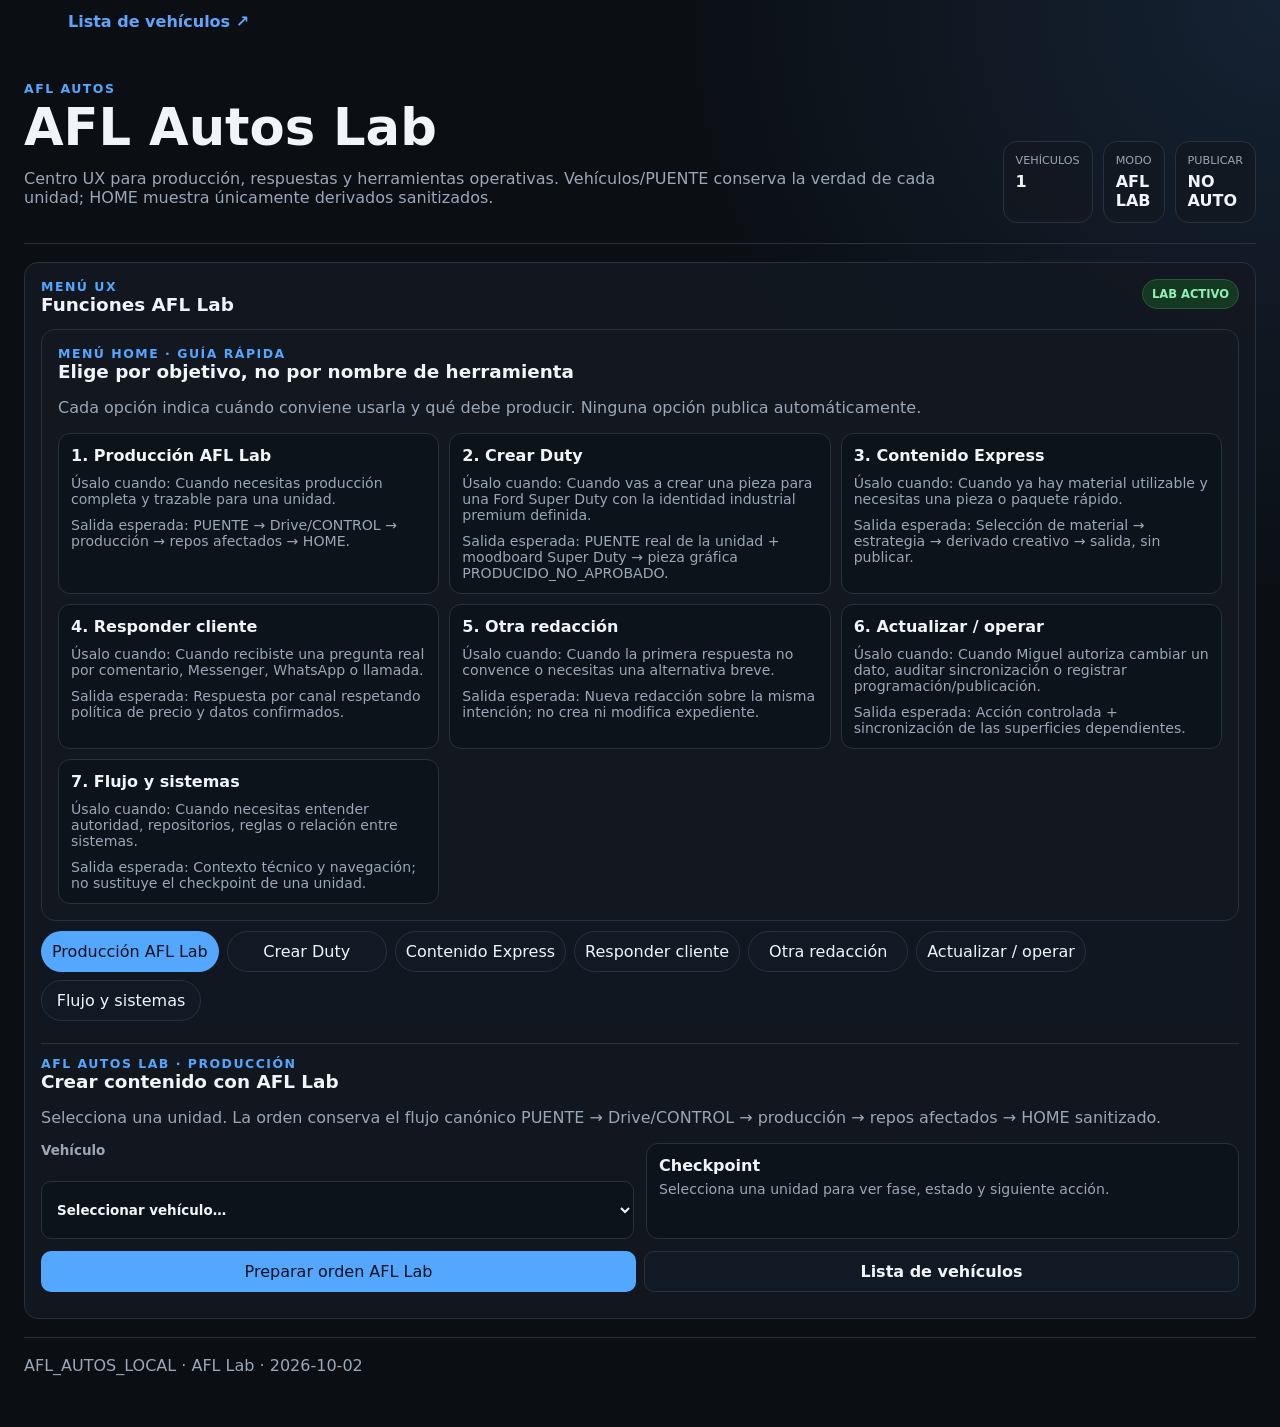
<file: index.html>
<!doctype html>
<html lang="es">
<head>
<meta charset="utf-8">
<meta name="viewport" content="width=device-width,initial-scale=1">
<meta name="color-scheme" content="dark">
<title>AFL Autos — AFL Lab</title>
<link rel="stylesheet" href="app/styles/app.css?v=20261002-afllab">
<link rel="stylesheet" href="app/styles/ops.css?v=20261002-afllab">
</head>
<body>
<div style="max-width:1180px;margin:0 auto;padding:12px 18px 0">
  <a href="lista.html" style="display:inline-block;color:#60a5fa;font-weight:700;text-decoration:none">Lista de vehículos ↗</a>
</div>
<div id="app"></div>
<noscript>Esta interfaz requiere JavaScript para cargar los datos JSON.</noscript>
<script type="module" src="app/app.js?v=20261003-crear-duty"></script>
</body>
</html>
</file>
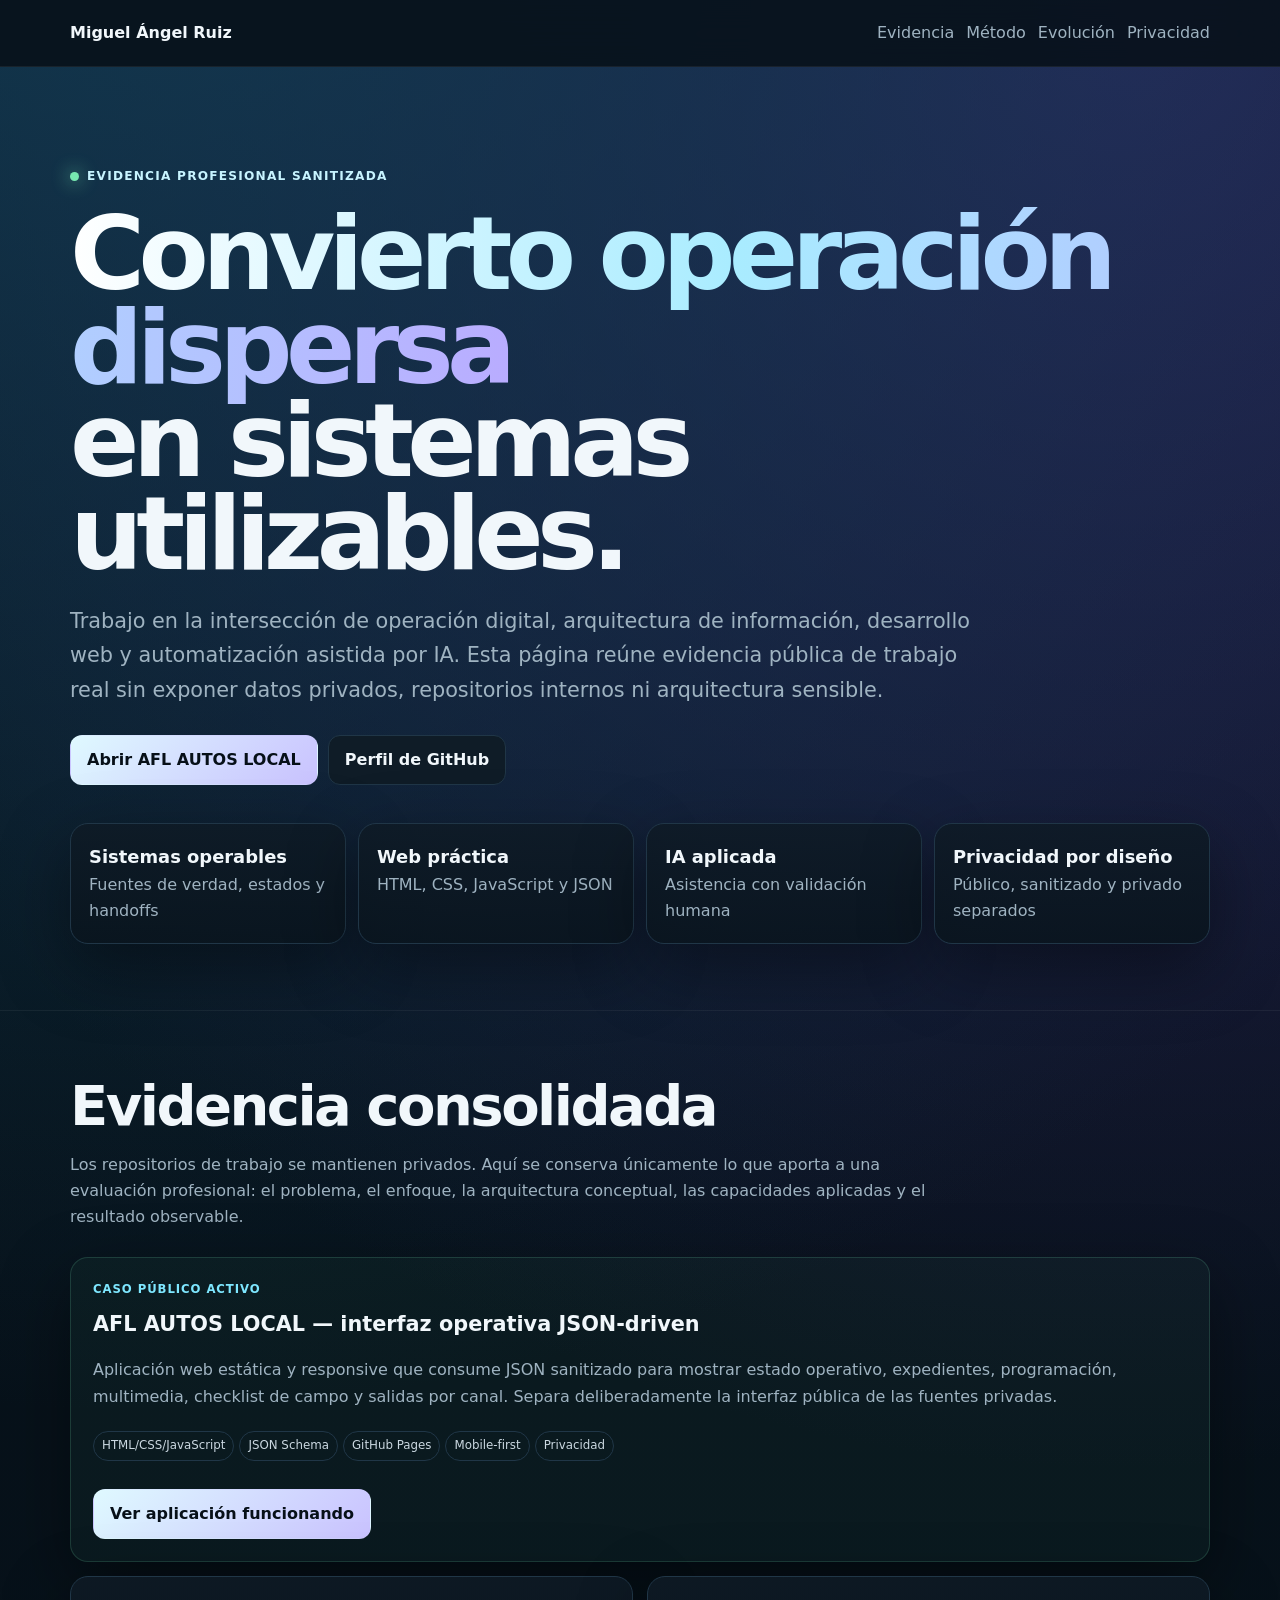
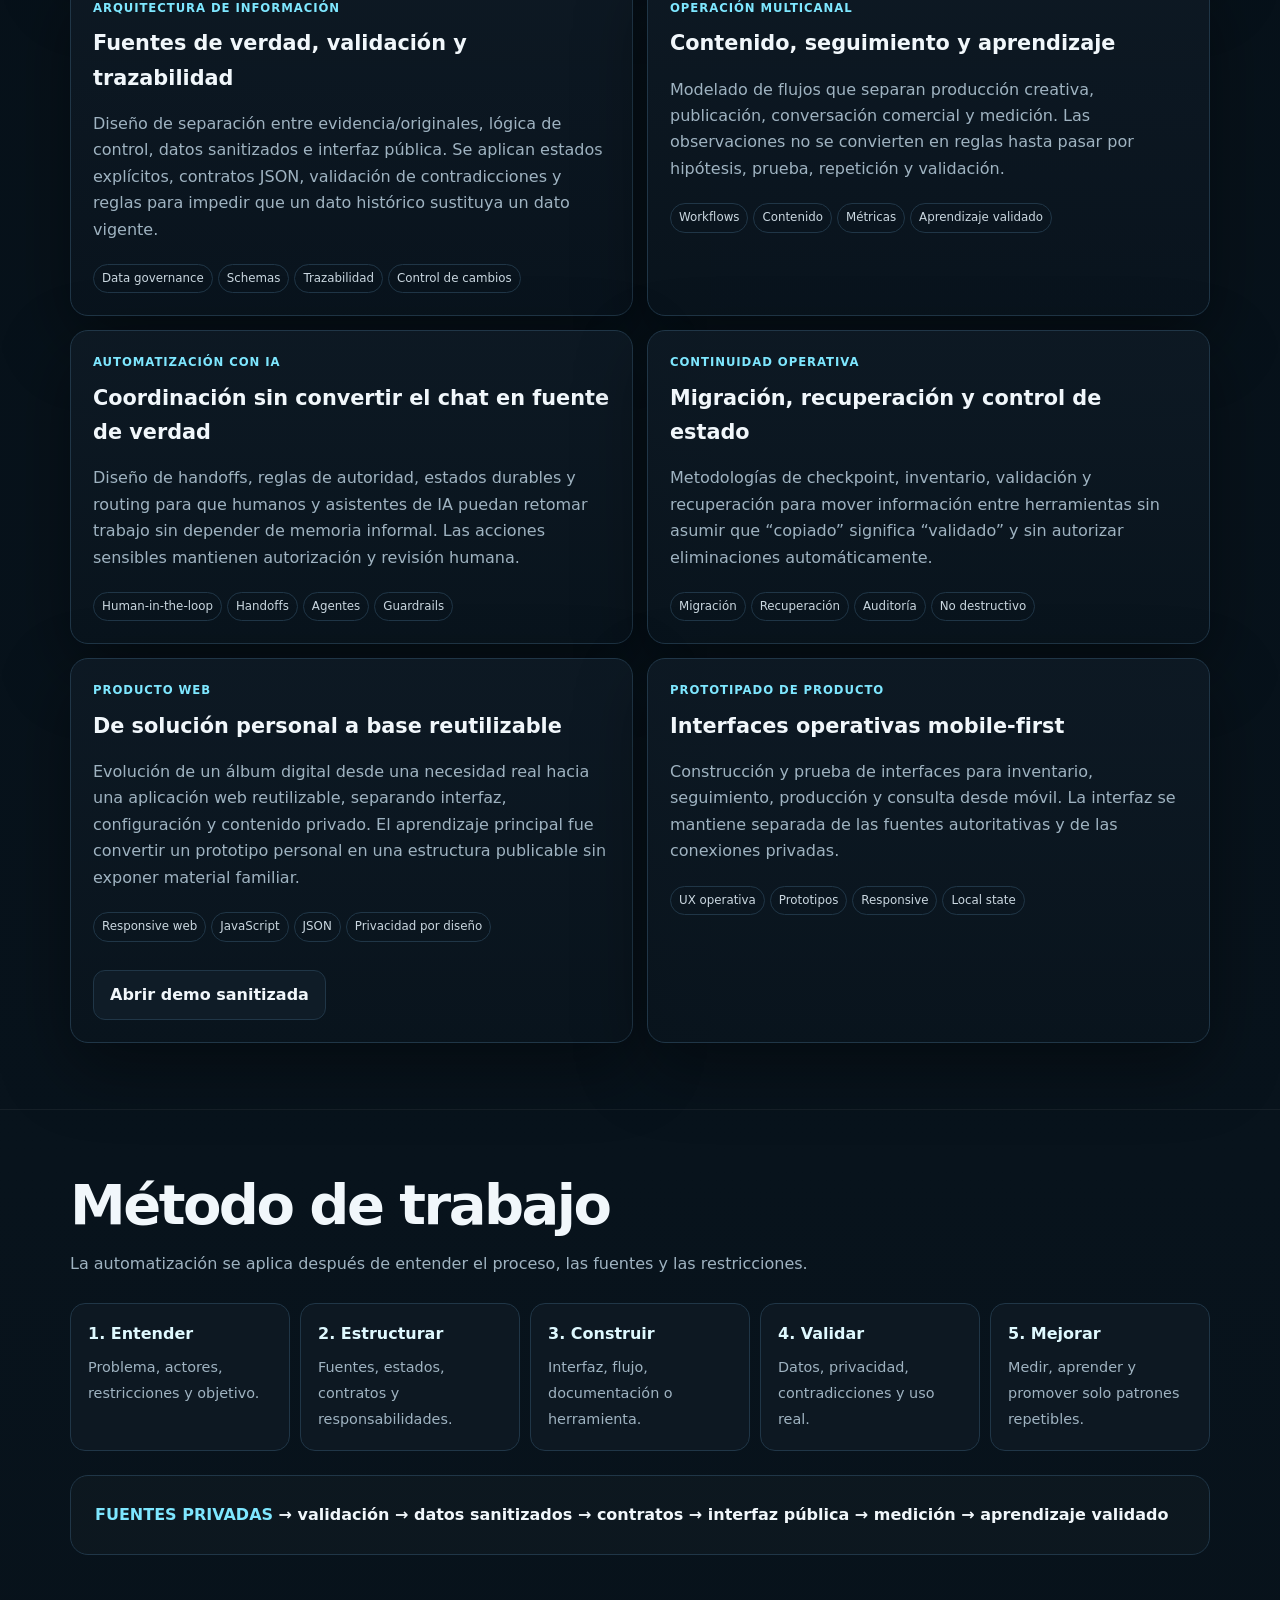
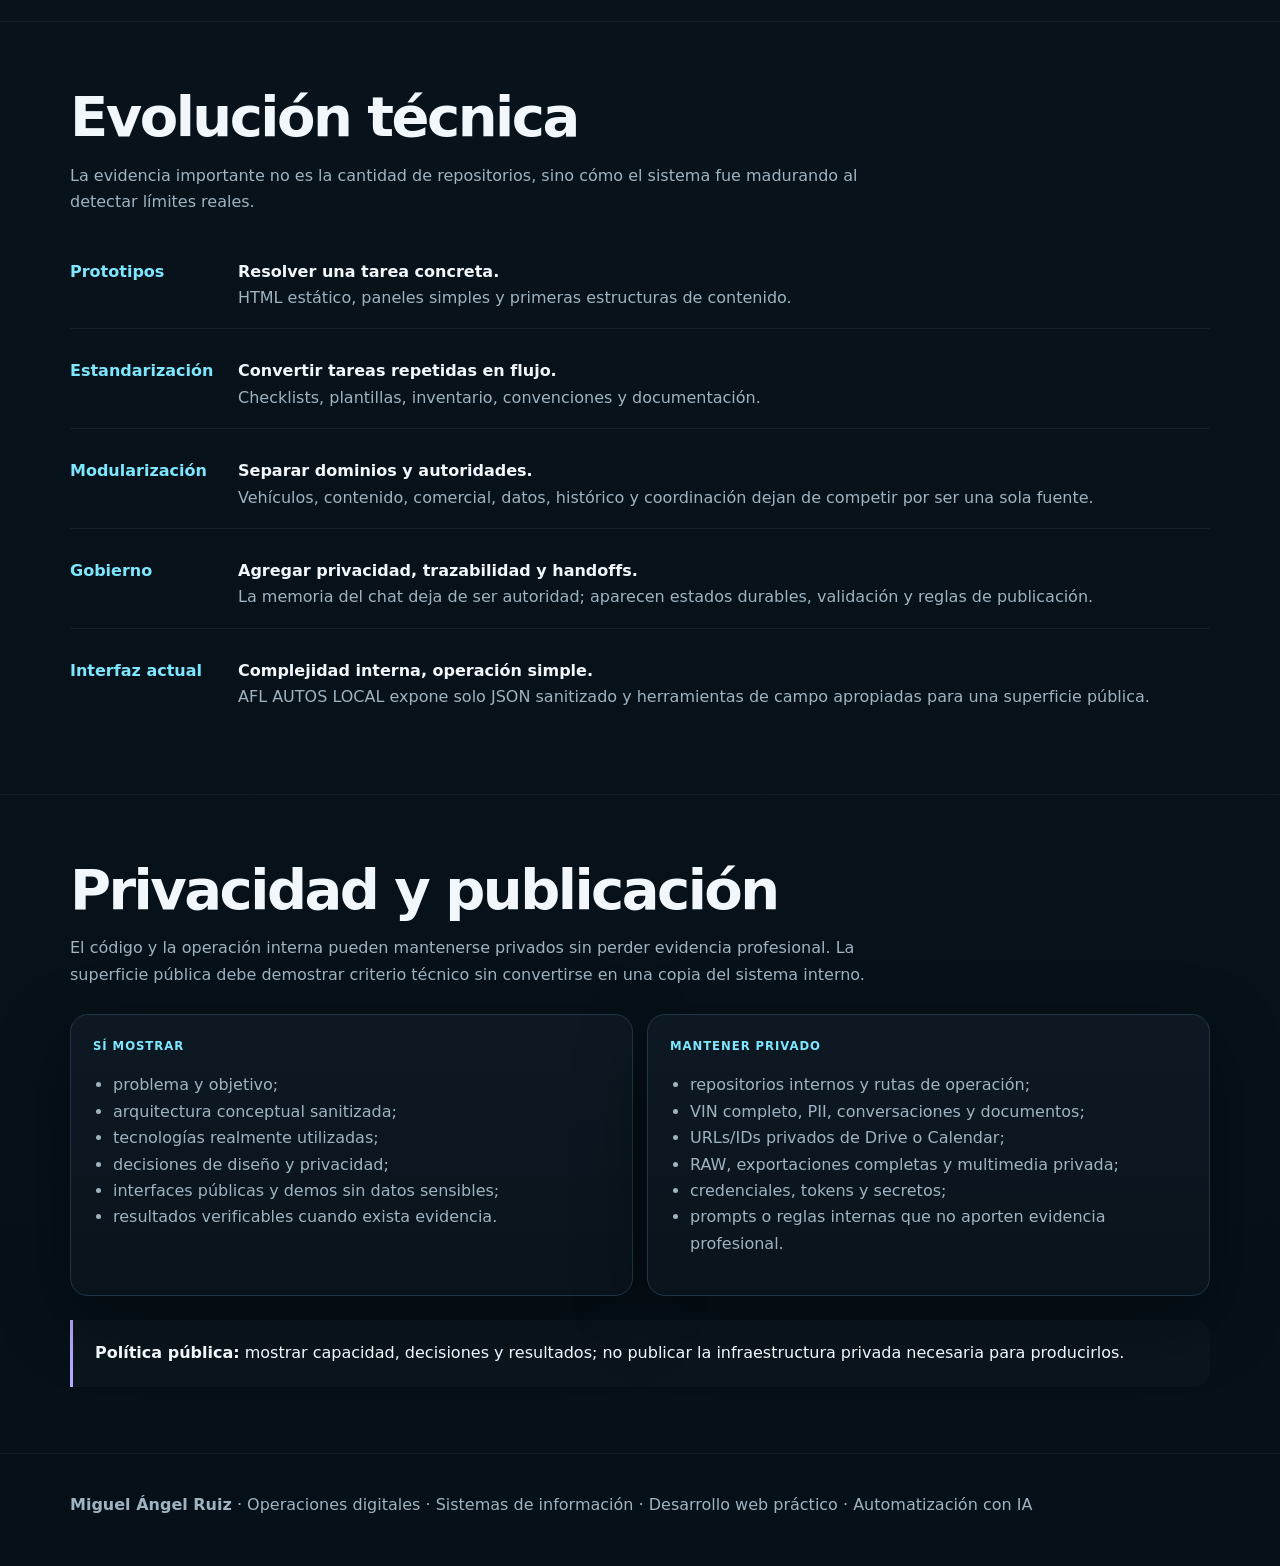
<file: PORTAFOLIO/index.html>
<!doctype html>
<html lang="es-MX">
<head>
<meta charset="utf-8">
<meta name="viewport" content="width=device-width,initial-scale=1">
<title>Miguel Ángel Ruiz | Evidencia profesional — Sistemas, automatización e IA aplicada</title>
<meta name="description" content="Evidencia profesional sanitizada de Miguel Ángel Ruiz: operaciones digitales, arquitectura de información, automatización con IA, desarrollo web y sistemas operables.">
<meta name="robots" content="index,follow">
<link rel="canonical" href="https://miguelangelruizfull-ai.github.io/AFL_AUTOS_LOCAL/PORTAFOLIO/">
<meta name="author" content="Miguel Ángel Ruiz">
<meta name="theme-color" content="#081018">
<meta property="og:type" content="profile">
<meta property="og:locale" content="es_MX">
<meta property="og:title" content="Miguel Ángel Ruiz | Evidencia profesional">
<meta property="og:description" content="Sistemas operables, información controlada, desarrollo web práctico y automatización con IA.">
<meta property="og:url" content="https://miguelangelruizfull-ai.github.io/AFL_AUTOS_LOCAL/PORTAFOLIO/">
<meta name="twitter:card" content="summary">
<script type="application/ld+json">
{
  "@context":"https://schema.org",
  "@type":"ProfilePage",
  "name":"Evidencia profesional — Miguel Ángel Ruiz",
  "url":"https://miguelangelruizfull-ai.github.io/AFL_AUTOS_LOCAL/PORTAFOLIO/",
  "mainEntity":{
    "@type":"Person",
    "name":"Miguel Ángel Ruiz",
    "url":"https://github.com/miguelangelruizfull-ai",
    "knowsAbout":[
      "Operaciones digitales",
      "Arquitectura de información",
      "Automatización asistida por IA",
      "HTML",
      "CSS",
      "JavaScript",
      "JSON",
      "Git",
      "GitHub Pages",
      "Privacidad por diseño"
    ]
  }
}
</script>
<style>
:root{--bg:#071018;--panel:#0d1822;--panel2:#101e2a;--text:#f1f7fb;--muted:#9fb3c1;--line:#203647;--accent:#7ee7ff;--accent2:#b7a9ff;--ok:#77e7b0;--max:1140px;--shadow:0 24px 70px #0006}
*{box-sizing:border-box}
html{scroll-behavior:smooth}
body{margin:0;background:radial-gradient(circle at 10% -8%,#123d54 0,transparent 34%),radial-gradient(circle at 88% 0,#2b245b 0,transparent 30%),linear-gradient(180deg,#061018,#08131c 58%,#061018);color:var(--text);font:16px/1.65 system-ui,-apple-system,Segoe UI,Roboto,sans-serif}
a{color:inherit}
.wrap{width:min(calc(100% - 32px),var(--max));margin:auto}
.skip{position:fixed;left:16px;top:12px;z-index:100;background:#fff;color:#071018;padding:10px 14px;border-radius:10px;text-decoration:none;font-weight:900;transform:translateY(-180%);transition:.15s}
.skip:focus{transform:none}
.top{position:sticky;top:0;z-index:20;background:#071018df;backdrop-filter:blur(18px);border-bottom:1px solid #ffffff10}
.topin{min-height:66px;display:flex;justify-content:space-between;align-items:center;gap:18px}
.brand{text-decoration:none;font-weight:900}
.nav{display:flex;gap:12px;flex-wrap:wrap}
.nav a{text-decoration:none;color:var(--muted);min-height:44px;display:inline-flex;align-items:center}
.hero{padding:96px 0 66px}
.eyebrow{display:inline-flex;align-items:center;gap:8px;color:#c7f4ff;font-size:.76rem;font-weight:900;letter-spacing:.1em;text-transform:uppercase}
.dot{width:9px;height:9px;border-radius:50%;background:var(--ok);box-shadow:0 0 18px var(--ok)}
h1{font-size:clamp(3rem,8vw,6.7rem);line-height:.91;letter-spacing:-.065em;margin:18px 0 24px;max-width:1080px}
.grad{background:linear-gradient(92deg,#fff,#a9ecff 45%,#b9acff);-webkit-background-clip:text;background-clip:text;color:transparent}
.lead{max-width:900px;color:var(--muted);font-size:clamp(1.05rem,2vw,1.3rem)}
.actions{display:flex;gap:10px;flex-wrap:wrap;margin-top:28px}
.btn{min-height:44px;display:inline-flex;align-items:center;justify-content:center;padding:11px 16px;border:1px solid var(--line);border-radius:12px;background:#0f1c27;text-decoration:none;font-weight:850}
.btn.primary{background:linear-gradient(135deg,#dff9ff,#c9c2ff);color:#071018;border-color:transparent}
.metrics{display:grid;grid-template-columns:repeat(4,1fr);gap:12px;margin-top:38px}
.metric,.card,.panel{background:linear-gradient(180deg,#0e1a25dd,#09141ddd);border:1px solid var(--line);border-radius:18px;box-shadow:var(--shadow)}
.metric{padding:18px}
.metric b{display:block;font-size:1.12rem}
.metric span,.muted{color:var(--muted)}
section{padding:66px 0;border-top:1px solid #ffffff0e}
h2{font-size:clamp(2.05rem,4.5vw,3.5rem);letter-spacing:-.045em;line-height:1.05;margin:0 0 12px}
.intro{max-width:860px;color:var(--muted);margin-bottom:26px}
.grid{display:grid;grid-template-columns:repeat(12,1fr);gap:14px}
.card{grid-column:span 6;padding:22px}
.card.third{grid-column:span 4}
.card.full{grid-column:span 12}
.card h3{margin:8px 0 10px;font-size:1.3rem}
.kicker{font-size:.73rem;font-weight:900;letter-spacing:.08em;text-transform:uppercase;color:var(--accent)}
.tag{display:inline-block;margin:5px 5px 0 0;border:1px solid var(--line);border-radius:999px;padding:4px 8px;font-size:.74rem;color:#cbd8e1}
.flow{display:grid;grid-template-columns:repeat(5,1fr);gap:10px;margin-top:24px}
.step{background:#0d1822;border:1px solid var(--line);border-radius:15px;padding:17px}
.step b{display:block;color:#dff9ff;margin-bottom:6px}
.step span{color:var(--muted);font-size:.9rem}
.arch{margin-top:24px;padding:24px;border:1px solid var(--line);border-radius:18px;background:#ffffff05;font-weight:850;line-height:1.9}
.arch strong{color:var(--accent)}
.timeline{display:grid;gap:12px;margin-top:24px}
.trow{display:grid;grid-template-columns:150px 1fr;gap:18px;align-items:start;padding:17px 0;border-bottom:1px solid #ffffff10}
.trow:last-child{border-bottom:0}
.trow b{color:var(--accent)}
.notice{margin-top:24px;padding:20px 22px;border-left:3px solid var(--accent2);background:#ffffff05;border-radius:0 16px 16px 0}
.safe{display:grid;grid-template-columns:1fr 1fr;gap:14px;margin-top:24px}
.panel{padding:22px}
.panel ul{padding-left:20px;color:var(--muted)}
.live{border:1px solid #77e7b02b;background:#77e7b009}
footer{padding:38px 0 48px;border-top:1px solid #ffffff0e;color:var(--muted)}
a:focus-visible{outline:3px solid var(--accent);outline-offset:3px}
[id]{scroll-margin-top:86px}
@media(max-width:900px){.metrics{grid-template-columns:1fr 1fr}.card,.card.third{grid-column:span 12}.flow{grid-template-columns:1fr 1fr}.topin{align-items:flex-start;flex-direction:column;padding:10px 0}.nav{width:100%;overflow-x:auto;white-space:nowrap;padding-bottom:5px}.safe{grid-template-columns:1fr}}
@media(max-width:600px){.metrics,.flow{grid-template-columns:1fr}.hero{padding-top:66px}.trow{grid-template-columns:1fr;gap:4px}}
@media(prefers-reduced-motion:reduce){html{scroll-behavior:auto}*,*::before,*::after{transition:none!important;animation:none!important}}
</style>
</head>
<body>
<a class="skip" href="#contenido">Saltar al contenido</a>
<nav class="top" aria-label="Navegación principal">
  <div class="wrap topin">
    <a class="brand" href="./">Miguel Ángel Ruiz</a>
    <div class="nav">
      <a href="#evidencia">Evidencia</a>
      <a href="#metodo">Método</a>
      <a href="#evolucion">Evolución</a>
      <a href="#privacidad">Privacidad</a>
    </div>
  </div>
</nav>
<main id="contenido">
<header class="hero">
  <div class="wrap">
    <div class="eyebrow"><span class="dot" aria-hidden="true"></span>Evidencia profesional sanitizada</div>
    <h1><span class="grad">Convierto operación dispersa</span><br>en sistemas utilizables.</h1>
    <p class="lead">Trabajo en la intersección de operación digital, arquitectura de información, desarrollo web y automatización asistida por IA. Esta página reúne evidencia pública de trabajo real sin exponer datos privados, repositorios internos ni arquitectura sensible.</p>
    <div class="actions">
      <a class="btn primary" href="../">Abrir AFL AUTOS LOCAL</a>
      <a class="btn" href="https://github.com/miguelangelruizfull-ai" target="_blank" rel="noopener noreferrer">Perfil de GitHub</a>
    </div>
    <div class="metrics" aria-label="Resumen de capacidades">
      <div class="metric"><b>Sistemas operables</b><span>Fuentes de verdad, estados y handoffs</span></div>
      <div class="metric"><b>Web práctica</b><span>HTML, CSS, JavaScript y JSON</span></div>
      <div class="metric"><b>IA aplicada</b><span>Asistencia con validación humana</span></div>
      <div class="metric"><b>Privacidad por diseño</b><span>Público, sanitizado y privado separados</span></div>
    </div>
  </div>
</header>

<section id="evidencia">
  <div class="wrap">
    <h2>Evidencia consolidada</h2>
    <p class="intro">Los repositorios de trabajo se mantienen privados. Aquí se conserva únicamente lo que aporta a una evaluación profesional: el problema, el enfoque, la arquitectura conceptual, las capacidades aplicadas y el resultado observable.</p>
    <div class="grid">
      <article class="card full live">
        <div class="kicker">Caso público activo</div>
        <h3>AFL AUTOS LOCAL — interfaz operativa JSON-driven</h3>
        <p class="muted">Aplicación web estática y responsive que consume JSON sanitizado para mostrar estado operativo, expedientes, programación, multimedia, checklist de campo y salidas por canal. Separa deliberadamente la interfaz pública de las fuentes privadas.</p>
        <span class="tag">HTML/CSS/JavaScript</span><span class="tag">JSON Schema</span><span class="tag">GitHub Pages</span><span class="tag">Mobile-first</span><span class="tag">Privacidad</span>
        <div class="actions"><a class="btn primary" href="../">Ver aplicación funcionando</a></div>
      </article>

      <article class="card">
        <div class="kicker">Arquitectura de información</div>
        <h3>Fuentes de verdad, validación y trazabilidad</h3>
        <p class="muted">Diseño de separación entre evidencia/originales, lógica de control, datos sanitizados e interfaz pública. Se aplican estados explícitos, contratos JSON, validación de contradicciones y reglas para impedir que un dato histórico sustituya un dato vigente.</p>
        <span class="tag">Data governance</span><span class="tag">Schemas</span><span class="tag">Trazabilidad</span><span class="tag">Control de cambios</span>
      </article>

      <article class="card">
        <div class="kicker">Operación multicanal</div>
        <h3>Contenido, seguimiento y aprendizaje</h3>
        <p class="muted">Modelado de flujos que separan producción creativa, publicación, conversación comercial y medición. Las observaciones no se convierten en reglas hasta pasar por hipótesis, prueba, repetición y validación.</p>
        <span class="tag">Workflows</span><span class="tag">Contenido</span><span class="tag">Métricas</span><span class="tag">Aprendizaje validado</span>
      </article>

      <article class="card">
        <div class="kicker">Automatización con IA</div>
        <h3>Coordinación sin convertir el chat en fuente de verdad</h3>
        <p class="muted">Diseño de handoffs, reglas de autoridad, estados durables y routing para que humanos y asistentes de IA puedan retomar trabajo sin depender de memoria informal. Las acciones sensibles mantienen autorización y revisión humana.</p>
        <span class="tag">Human-in-the-loop</span><span class="tag">Handoffs</span><span class="tag">Agentes</span><span class="tag">Guardrails</span>
      </article>

      <article class="card">
        <div class="kicker">Continuidad operativa</div>
        <h3>Migración, recuperación y control de estado</h3>
        <p class="muted">Metodologías de checkpoint, inventario, validación y recuperación para mover información entre herramientas sin asumir que “copiado” significa “validado” y sin autorizar eliminaciones automáticamente.</p>
        <span class="tag">Migración</span><span class="tag">Recuperación</span><span class="tag">Auditoría</span><span class="tag">No destructivo</span>
      </article>

      <article class="card">
        <div class="kicker">Producto web</div>
        <h3>De solución personal a base reutilizable</h3>
        <p class="muted">Evolución de un álbum digital desde una necesidad real hacia una aplicación web reutilizable, separando interfaz, configuración y contenido privado. El aprendizaje principal fue convertir un prototipo personal en una estructura publicable sin exponer material familiar.</p>
        <span class="tag">Responsive web</span><span class="tag">JavaScript</span><span class="tag">JSON</span><span class="tag">Privacidad por diseño</span><div class="actions"><a class="btn" href="album-digital/">Abrir demo sanitizada</a></div>
      </article>

      <article class="card">
        <div class="kicker">Prototipado de producto</div>
        <h3>Interfaces operativas mobile-first</h3>
        <p class="muted">Construcción y prueba de interfaces para inventario, seguimiento, producción y consulta desde móvil. La interfaz se mantiene separada de las fuentes autoritativas y de las conexiones privadas.</p>
        <span class="tag">UX operativa</span><span class="tag">Prototipos</span><span class="tag">Responsive</span><span class="tag">Local state</span>
      </article>
    </div>
  </div>
</section>

<section id="metodo">
  <div class="wrap">
    <h2>Método de trabajo</h2>
    <p class="intro">La automatización se aplica después de entender el proceso, las fuentes y las restricciones.</p>
    <div class="flow">
      <div class="step"><b>1. Entender</b><span>Problema, actores, restricciones y objetivo.</span></div>
      <div class="step"><b>2. Estructurar</b><span>Fuentes, estados, contratos y responsabilidades.</span></div>
      <div class="step"><b>3. Construir</b><span>Interfaz, flujo, documentación o herramienta.</span></div>
      <div class="step"><b>4. Validar</b><span>Datos, privacidad, contradicciones y uso real.</span></div>
      <div class="step"><b>5. Mejorar</b><span>Medir, aprender y promover solo patrones repetibles.</span></div>
    </div>
    <div class="arch"><strong>FUENTES PRIVADAS</strong> → validación → datos sanitizados → contratos → interfaz pública → medición → aprendizaje validado</div>
  </div>
</section>

<section id="evolucion">
  <div class="wrap">
    <h2>Evolución técnica</h2>
    <p class="intro">La evidencia importante no es la cantidad de repositorios, sino cómo el sistema fue madurando al detectar límites reales.</p>
    <div class="timeline">
      <div class="trow"><b>Prototipos</b><div><strong>Resolver una tarea concreta.</strong><div class="muted">HTML estático, paneles simples y primeras estructuras de contenido.</div></div></div>
      <div class="trow"><b>Estandarización</b><div><strong>Convertir tareas repetidas en flujo.</strong><div class="muted">Checklists, plantillas, inventario, convenciones y documentación.</div></div></div>
      <div class="trow"><b>Modularización</b><div><strong>Separar dominios y autoridades.</strong><div class="muted">Vehículos, contenido, comercial, datos, histórico y coordinación dejan de competir por ser una sola fuente.</div></div></div>
      <div class="trow"><b>Gobierno</b><div><strong>Agregar privacidad, trazabilidad y handoffs.</strong><div class="muted">La memoria del chat deja de ser autoridad; aparecen estados durables, validación y reglas de publicación.</div></div></div>
      <div class="trow"><b>Interfaz actual</b><div><strong>Complejidad interna, operación simple.</strong><div class="muted">AFL AUTOS LOCAL expone solo JSON sanitizado y herramientas de campo apropiadas para una superficie pública.</div></div></div>
    </div>
  </div>
</section>

<section id="privacidad">
  <div class="wrap">
    <h2>Privacidad y publicación</h2>
    <p class="intro">El código y la operación interna pueden mantenerse privados sin perder evidencia profesional. La superficie pública debe demostrar criterio técnico sin convertirse en una copia del sistema interno.</p>
    <div class="safe">
      <div class="panel">
        <div class="kicker">Sí mostrar</div>
        <ul>
          <li>problema y objetivo;</li>
          <li>arquitectura conceptual sanitizada;</li>
          <li>tecnologías realmente utilizadas;</li>
          <li>decisiones de diseño y privacidad;</li>
          <li>interfaces públicas y demos sin datos sensibles;</li>
          <li>resultados verificables cuando exista evidencia.</li>
        </ul>
      </div>
      <div class="panel">
        <div class="kicker">Mantener privado</div>
        <ul>
          <li>repositorios internos y rutas de operación;</li>
          <li>VIN completo, PII, conversaciones y documentos;</li>
          <li>URLs/IDs privados de Drive o Calendar;</li>
          <li>RAW, exportaciones completas y multimedia privada;</li>
          <li>credenciales, tokens y secretos;</li>
          <li>prompts o reglas internas que no aporten evidencia profesional.</li>
        </ul>
      </div>
    </div>
    <div class="notice"><strong>Política pública:</strong> mostrar capacidad, decisiones y resultados; no publicar la infraestructura privada necesaria para producirlos.</div>
  </div>
</section>
</main>
<footer>
  <div class="wrap"><strong>Miguel Ángel Ruiz</strong> · Operaciones digitales · Sistemas de información · Desarrollo web práctico · Automatización con IA</div>
</footer>
</body>
</html>
</file>
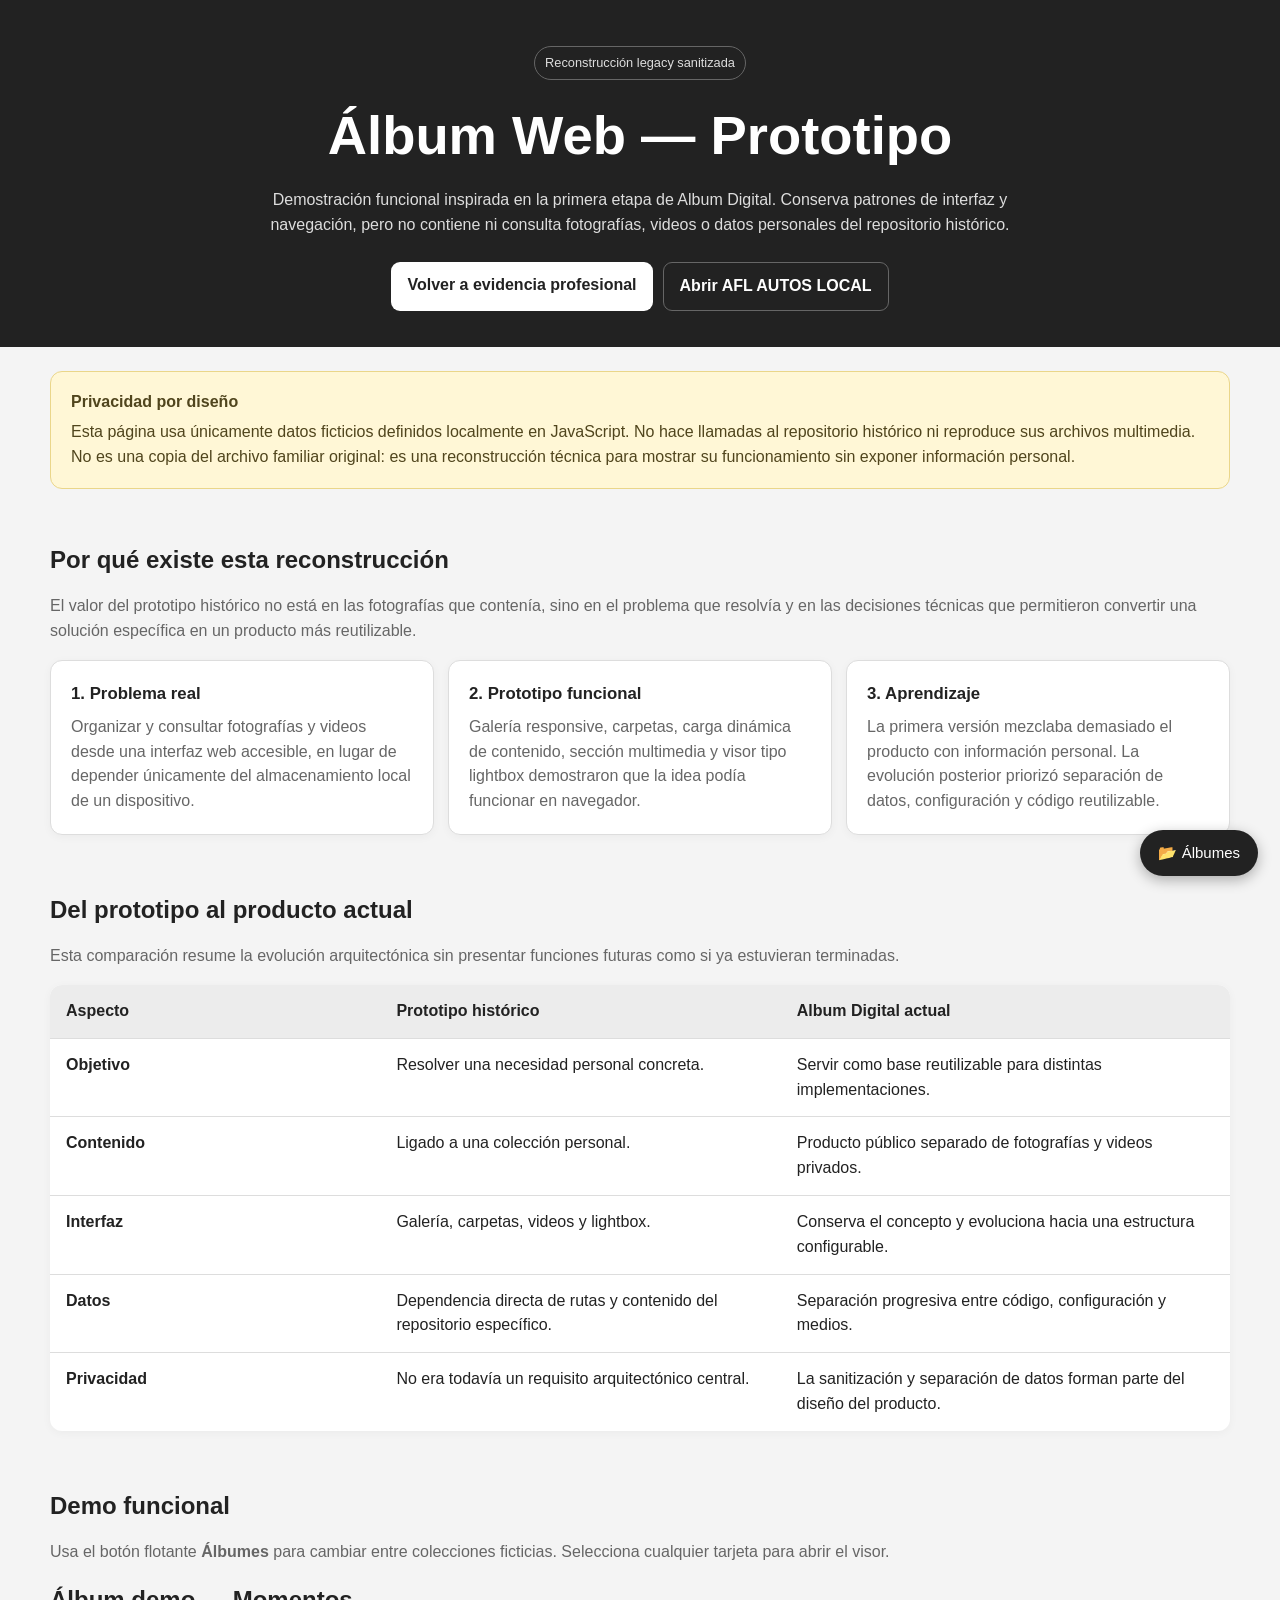
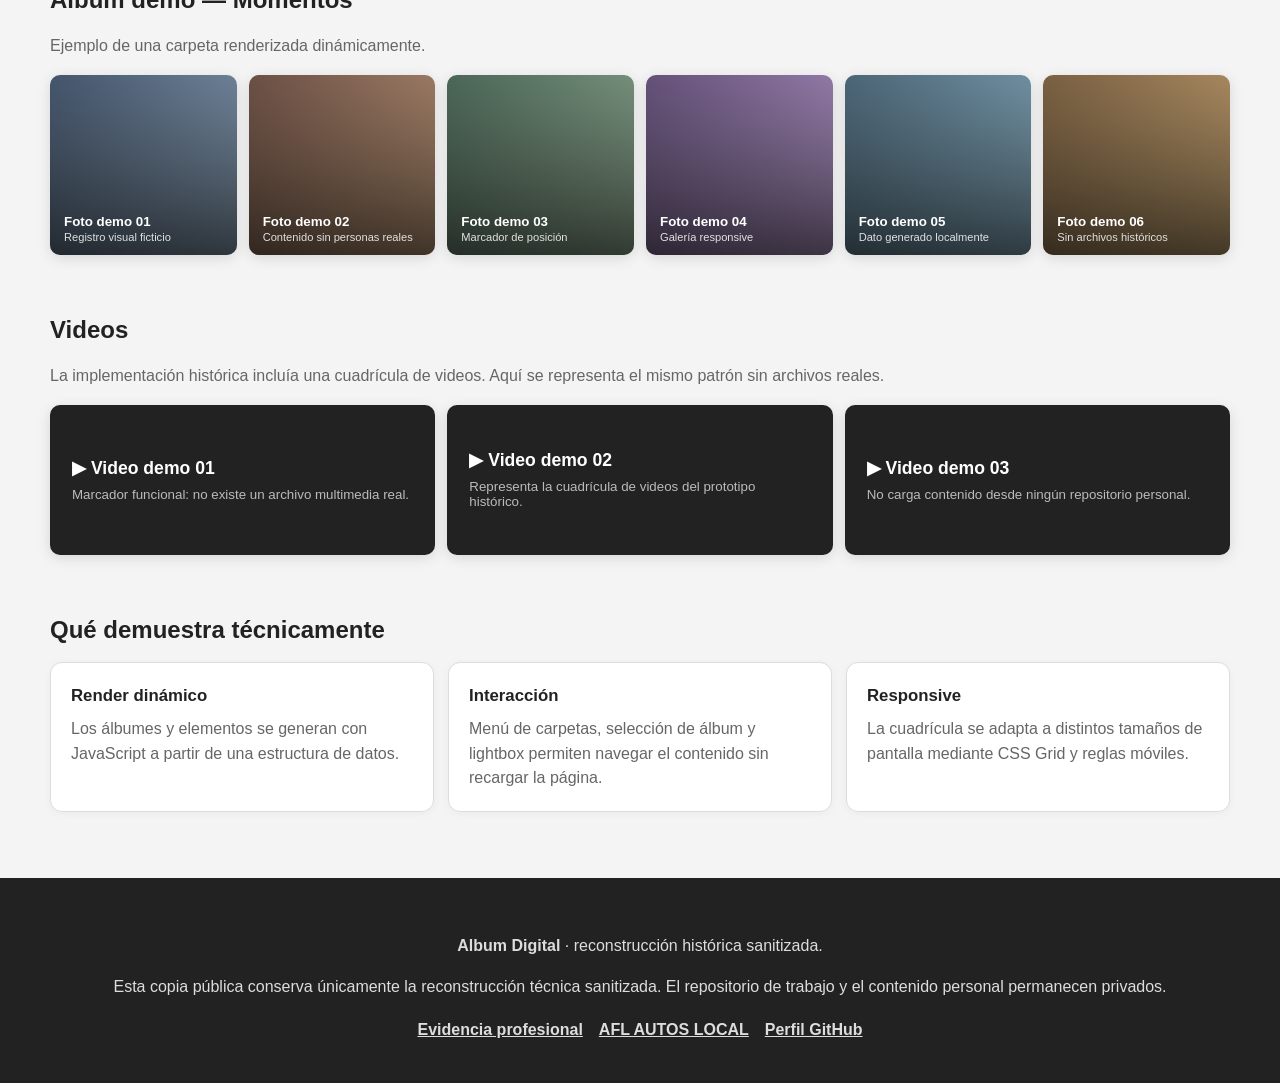
<file: PORTAFOLIO/album-digital/index.html>
<!doctype html>
<html lang="es">
<head>
  <meta charset="utf-8">
  <meta name="viewport" content="width=device-width, initial-scale=1">
  <title>Album Digital Legacy | Reconstrucción sanitizada</title>
  <meta name="description" content="Reconstrucción sanitizada del prototipo histórico que dio origen a Album Digital: galería, carpetas, videos y lightbox sin contenido personal.">
  <meta name="author" content="Miguel Ángel Ruiz Ramírez">
  <meta name="robots" content="index,follow">
  <link rel="canonical" href="https://miguelangelruizfull-ai.github.io/AFL_AUTOS_LOCAL/PORTAFOLIO/album-digital/">
  <style>
    :root{--bg:#f4f4f4;--ink:#222;--muted:#666;--panel:#fff;--line:#ddd;--shadow:0 3px 14px rgba(0,0,0,.12);--max:1180px}
    *{box-sizing:border-box}html{scroll-behavior:smooth}body{margin:0;font-family:Arial,sans-serif;background:var(--bg);color:var(--ink);line-height:1.55}a{color:inherit}.wrap{width:min(calc(100% - 28px),var(--max));margin:auto}
    header{background:#222;color:#fff;text-align:center;padding:46px 20px 36px}header h1{margin:0 0 10px;font-size:clamp(2rem,6vw,3.4rem)}header p{max-width:760px;margin:0 auto;color:#ddd}.badge{display:inline-block;margin-bottom:14px;padding:6px 10px;border:1px solid #666;border-radius:999px;font-size:.8rem;color:#ddd}.hero-actions{display:flex;gap:10px;justify-content:center;flex-wrap:wrap;margin-top:24px}.hero-btn{display:inline-block;padding:11px 16px;border-radius:9px;background:#fff;color:#222;text-decoration:none;font-weight:700}.hero-btn.secondary{background:transparent;color:#fff;border:1px solid #666}
    .notice{background:#fff7d6;border:1px solid #ead68a;border-radius:12px;padding:18px 20px;margin:24px auto;color:#50451d}.notice strong{display:block;margin-bottom:6px}
    .section{padding:28px 0}.section h2{margin:0 0 14px}.section p{color:var(--muted)}.explain-grid{display:grid;grid-template-columns:repeat(3,1fr);gap:14px}.explain-card{background:var(--panel);border:1px solid var(--line);border-radius:12px;padding:20px;box-shadow:0 2px 10px rgba(0,0,0,.04)}.explain-card h3{margin:0 0 8px;font-size:1.05rem}.explain-card p{margin:0;color:var(--muted)}
    .compare{width:100%;border-collapse:collapse;background:var(--panel);border-radius:12px;overflow:hidden;box-shadow:0 2px 10px rgba(0,0,0,.04)}.compare th,.compare td{text-align:left;padding:14px 16px;border-bottom:1px solid var(--line);vertical-align:top}.compare th{background:#ececec}.compare tr:last-child td{border-bottom:0}.compare td:first-child{font-weight:700;width:28%}
    .gallery{display:grid;grid-template-columns:repeat(auto-fill,minmax(180px,1fr));gap:12px}.tile{height:180px;border-radius:10px;box-shadow:var(--shadow);cursor:pointer;position:relative;overflow:hidden;border:0;width:100%;text-align:left;color:#fff;padding:0;background:#444}.tile::after{content:"";position:absolute;inset:0;background:linear-gradient(transparent,rgba(0,0,0,.68))}.tile span{position:absolute;z-index:2;left:14px;bottom:12px;font-weight:700}.tile small{display:block;font-weight:400;opacity:.85;margin-top:2px}.tone-1{background:linear-gradient(135deg,#44556b,#91a8be)}.tone-2{background:linear-gradient(135deg,#6b4f45,#c6a07e)}.tone-3{background:linear-gradient(135deg,#4a6657,#9ab49a)}.tone-4{background:linear-gradient(135deg,#645078,#ba9fd0)}.tone-5{background:linear-gradient(135deg,#4b6576,#8fb6c9)}.tone-6{background:linear-gradient(135deg,#795f42,#d0ad78)}
    .video-grid{display:grid;grid-template-columns:repeat(auto-fit,minmax(220px,1fr));gap:12px}.video-card{min-height:150px;background:#222;color:#fff;border-radius:10px;padding:22px;box-shadow:var(--shadow);cursor:pointer;border:0;text-align:left}.video-card b{display:block;font-size:1.1rem;margin-bottom:8px}.video-card span{color:#bbb}
    .album-menu-btn{position:fixed;bottom:24px;right:22px;background:#222;color:#fff;border:0;padding:14px 18px;border-radius:50px;cursor:pointer;font-size:15px;box-shadow:0 4px 14px rgba(0,0,0,.3);z-index:50}.album-menu-panel{position:fixed;bottom:80px;right:22px;background:#fff;width:min(280px,calc(100vw - 44px));max-height:60vh;overflow:auto;border-radius:12px;box-shadow:0 5px 22px rgba(0,0,0,.2);display:none;padding:12px;z-index:50}.album-menu-panel.open{display:block}.album-menu-title{text-align:center;font-weight:700;margin:6px 0 12px}.album-link{display:block;width:100%;text-align:left;border:0;background:#f2f2f2;border-radius:8px;padding:11px 12px;margin:6px 0;cursor:pointer}.album-link:hover{background:#e4e4e4}.album-link.active{background:#222;color:#fff}
    .lightbox{position:fixed;inset:0;background:rgba(0,0,0,.86);display:none;align-items:center;justify-content:center;padding:20px;z-index:100}.lightbox.open{display:flex}.lightbox-card{width:min(760px,94vw);min-height:430px;border-radius:16px;display:flex;align-items:center;justify-content:center;position:relative;color:#fff;text-align:center;padding:40px;box-shadow:0 8px 30px rgba(0,0,0,.4)}.lightbox-card h3{font-size:2rem;margin:0 0 8px}.lightbox-card p{margin:0;color:#eee}.close{position:absolute;top:20px;right:24px;background:transparent;border:0;color:#fff;font-size:40px;cursor:pointer}
    footer{margin-top:38px;background:#222;color:#ddd;text-align:center;padding:40px 20px}footer a{font-weight:700}.footlinks{display:flex;gap:16px;justify-content:center;flex-wrap:wrap;margin-top:18px}
    @media(max-width:760px){.explain-grid{grid-template-columns:1fr}.compare{font-size:.94rem}.compare th,.compare td{padding:12px}}
    @media(max-width:560px){.tile{height:150px}.lightbox-card{min-height:330px}.album-menu-btn{right:14px;bottom:14px}.album-menu-panel{right:14px;bottom:70px}.compare td:first-child{width:auto}}
  </style>
</head>
<body>
<header>
  <div class="badge">Reconstrucción legacy sanitizada</div>
  <h1>Álbum Web — Prototipo</h1>
  <p>Demostración funcional inspirada en la primera etapa de Album Digital. Conserva patrones de interfaz y navegación, pero no contiene ni consulta fotografías, videos o datos personales del repositorio histórico.</p>
  <div class="hero-actions">
    <a class="hero-btn" href="../">Volver a evidencia profesional</a>
    <a class="hero-btn secondary" href="../../">Abrir AFL AUTOS LOCAL</a>
  </div>
</header>

<main class="wrap">
  <div class="notice">
    <strong>Privacidad por diseño</strong>
    Esta página usa únicamente datos ficticios definidos localmente en JavaScript. No hace llamadas al repositorio histórico ni reproduce sus archivos multimedia. No es una copia del archivo familiar original: es una reconstrucción técnica para mostrar su funcionamiento sin exponer información personal.
  </div>

  <section class="section">
    <h2>Por qué existe esta reconstrucción</h2>
    <p>El valor del prototipo histórico no está en las fotografías que contenía, sino en el problema que resolvía y en las decisiones técnicas que permitieron convertir una solución específica en un producto más reutilizable.</p>
    <div class="explain-grid">
      <article class="explain-card">
        <h3>1. Problema real</h3>
        <p>Organizar y consultar fotografías y videos desde una interfaz web accesible, en lugar de depender únicamente del almacenamiento local de un dispositivo.</p>
      </article>
      <article class="explain-card">
        <h3>2. Prototipo funcional</h3>
        <p>Galería responsive, carpetas, carga dinámica de contenido, sección multimedia y visor tipo lightbox demostraron que la idea podía funcionar en navegador.</p>
      </article>
      <article class="explain-card">
        <h3>3. Aprendizaje</h3>
        <p>La primera versión mezclaba demasiado el producto con información personal. La evolución posterior priorizó separación de datos, configuración y código reutilizable.</p>
      </article>
    </div>
  </section>

  <section class="section">
    <h2>Del prototipo al producto actual</h2>
    <p>Esta comparación resume la evolución arquitectónica sin presentar funciones futuras como si ya estuvieran terminadas.</p>
    <table class="compare">
      <thead><tr><th>Aspecto</th><th>Prototipo histórico</th><th>Album Digital actual</th></tr></thead>
      <tbody>
        <tr><td>Objetivo</td><td>Resolver una necesidad personal concreta.</td><td>Servir como base reutilizable para distintas implementaciones.</td></tr>
        <tr><td>Contenido</td><td>Ligado a una colección personal.</td><td>Producto público separado de fotografías y videos privados.</td></tr>
        <tr><td>Interfaz</td><td>Galería, carpetas, videos y lightbox.</td><td>Conserva el concepto y evoluciona hacia una estructura configurable.</td></tr>
        <tr><td>Datos</td><td>Dependencia directa de rutas y contenido del repositorio específico.</td><td>Separación progresiva entre código, configuración y medios.</td></tr>
        <tr><td>Privacidad</td><td>No era todavía un requisito arquitectónico central.</td><td>La sanitización y separación de datos forman parte del diseño del producto.</td></tr>
      </tbody>
    </table>
  </section>

  <section class="section">
    <h2>Demo funcional</h2>
    <p>Usa el botón flotante <strong>Álbumes</strong> para cambiar entre colecciones ficticias. Selecciona cualquier tarjeta para abrir el visor.</p>
    <h2 id="albumTitle">Álbum demo — Momentos</h2>
    <p id="albumDescription">Selecciona una carpeta desde el botón flotante para observar el comportamiento del prototipo.</p>
    <div class="gallery" id="gallery"></div>
  </section>

  <section class="section">
    <h2>Videos</h2>
    <p>La implementación histórica incluía una cuadrícula de videos. Aquí se representa el mismo patrón sin archivos reales.</p>
    <div class="video-grid" id="videoGrid"></div>
  </section>

  <section class="section">
    <h2>Qué demuestra técnicamente</h2>
    <div class="explain-grid">
      <article class="explain-card"><h3>Render dinámico</h3><p>Los álbumes y elementos se generan con JavaScript a partir de una estructura de datos.</p></article>
      <article class="explain-card"><h3>Interacción</h3><p>Menú de carpetas, selección de álbum y lightbox permiten navegar el contenido sin recargar la página.</p></article>
      <article class="explain-card"><h3>Responsive</h3><p>La cuadrícula se adapta a distintos tamaños de pantalla mediante CSS Grid y reglas móviles.</p></article>
    </div>
  </section>
</main>

<button class="album-menu-btn" id="menuButton" type="button" aria-expanded="false" aria-controls="albumMenu">📂 Álbumes</button>
<div class="album-menu-panel" id="albumMenu">
  <div class="album-menu-title">Carpetas demo</div>
  <div id="albumList"></div>
</div>

<div class="lightbox" id="lightbox" role="dialog" aria-modal="true" aria-label="Vista ampliada">
  <button class="close" id="closeLightbox" aria-label="Cerrar">×</button>
  <div class="lightbox-card tone-1" id="lightboxCard">
    <div><h3 id="lightboxTitle">Vista demo</h3><p id="lightboxText"></p></div>
  </div>
</div>

<footer>
  <p><strong>Album Digital</strong> · reconstrucción histórica sanitizada.</p>
  <p>Esta copia pública conserva únicamente la reconstrucción técnica sanitizada. El repositorio de trabajo y el contenido personal permanecen privados.</p>
  <div class="footlinks">
    <a href="../">Evidencia profesional</a>
    <a href="../../">AFL AUTOS LOCAL</a>
    <a href="https://github.com/miguelangelruizfull-ai" target="_blank" rel="noopener">Perfil GitHub</a>
  </div>
</footer>

<script>
const albums = {
  "momentos": {
    title: "Álbum demo — Momentos",
    description: "Ejemplo de una carpeta renderizada dinámicamente.",
    items: [
      ["Foto demo 01","Registro visual ficticio","tone-1"],
      ["Foto demo 02","Contenido sin personas reales","tone-2"],
      ["Foto demo 03","Marcador de posición","tone-3"],
      ["Foto demo 04","Galería responsive","tone-4"],
      ["Foto demo 05","Dato generado localmente","tone-5"],
      ["Foto demo 06","Sin archivos históricos","tone-6"]
    ]
  },
  "viajes-demo": {
    title: "Álbum demo — Viajes",
    description: "Segunda carpeta ficticia para demostrar el cambio de álbum.",
    items: [
      ["Destino demo A","Sin ubicación personal","tone-3"],
      ["Destino demo B","Sin fotografías reales","tone-5"],
      ["Destino demo C","Contenido ficticio","tone-1"],
      ["Destino demo D","Render con JavaScript","tone-6"]
    ]
  },
  "eventos-demo": {
    title: "Álbum demo — Eventos",
    description: "Tercera colección ficticia con el mismo comportamiento del visor.",
    items: [
      ["Evento demo A","Ejemplo sanitizado","tone-4"],
      ["Evento demo B","Sin terceros identificables","tone-2"],
      ["Evento demo C","Patrón de galería","tone-5"]
    ]
  }
};

const videoItems = [
  ["Video demo 01","Marcador funcional: no existe un archivo multimedia real."],
  ["Video demo 02","Representa la cuadrícula de videos del prototipo histórico."],
  ["Video demo 03","No carga contenido desde ningún repositorio personal."]
];

const gallery = document.getElementById('gallery');
const albumTitle = document.getElementById('albumTitle');
const albumDescription = document.getElementById('albumDescription');
const albumList = document.getElementById('albumList');
const menu = document.getElementById('albumMenu');
const menuButton = document.getElementById('menuButton');
const lightbox = document.getElementById('lightbox');
const lightboxCard = document.getElementById('lightboxCard');
const lightboxTitle = document.getElementById('lightboxTitle');
const lightboxText = document.getElementById('lightboxText');

function openLightbox(title, text, tone='tone-1') {
  lightboxCard.className = `lightbox-card ${tone}`;
  lightboxTitle.textContent = title;
  lightboxText.textContent = text;
  lightbox.classList.add('open');
}

function closeLightbox() { lightbox.classList.remove('open'); }

document.getElementById('closeLightbox').addEventListener('click', closeLightbox);
lightbox.addEventListener('click', e => { if (e.target === lightbox) closeLightbox(); });
document.addEventListener('keydown', e => { if (e.key === 'Escape') closeLightbox(); });

function renderAlbum(key) {
  const album = albums[key];
  albumTitle.textContent = album.title;
  albumDescription.textContent = album.description;
  gallery.innerHTML = '';
  album.items.forEach(([title,text,tone]) => {
    const button = document.createElement('button');
    button.type = 'button';
    button.className = `tile ${tone}`;
    button.innerHTML = `<span>${title}<small>${text}</small></span>`;
    button.addEventListener('click', () => openLightbox(title,text,tone));
    gallery.appendChild(button);
  });
  document.querySelectorAll('.album-link').forEach(btn => btn.classList.toggle('active', btn.dataset.key === key));
  menu.classList.remove('open');
  menuButton.setAttribute('aria-expanded','false');
}

Object.entries(albums).forEach(([key,album]) => {
  const button = document.createElement('button');
  button.type = 'button';
  button.className = 'album-link';
  button.dataset.key = key;
  button.textContent = album.title.replace('Álbum demo — ','');
  button.addEventListener('click', () => renderAlbum(key));
  albumList.appendChild(button);
});

menuButton.addEventListener('click', () => {
  const open = menu.classList.toggle('open');
  menuButton.setAttribute('aria-expanded', String(open));
});

document.getElementById('videoGrid').innerHTML = '';
videoItems.forEach(([title,text],i) => {
  const button = document.createElement('button');
  button.type = 'button';
  button.className = 'video-card';
  button.innerHTML = `<b>▶ ${title}</b><span>${text}</span>`;
  button.addEventListener('click', () => openLightbox(title,text,`tone-${(i%6)+1}`));
  document.getElementById('videoGrid').appendChild(button);
});

renderAlbum('momentos');
</script>
</body>
</html>
</file>
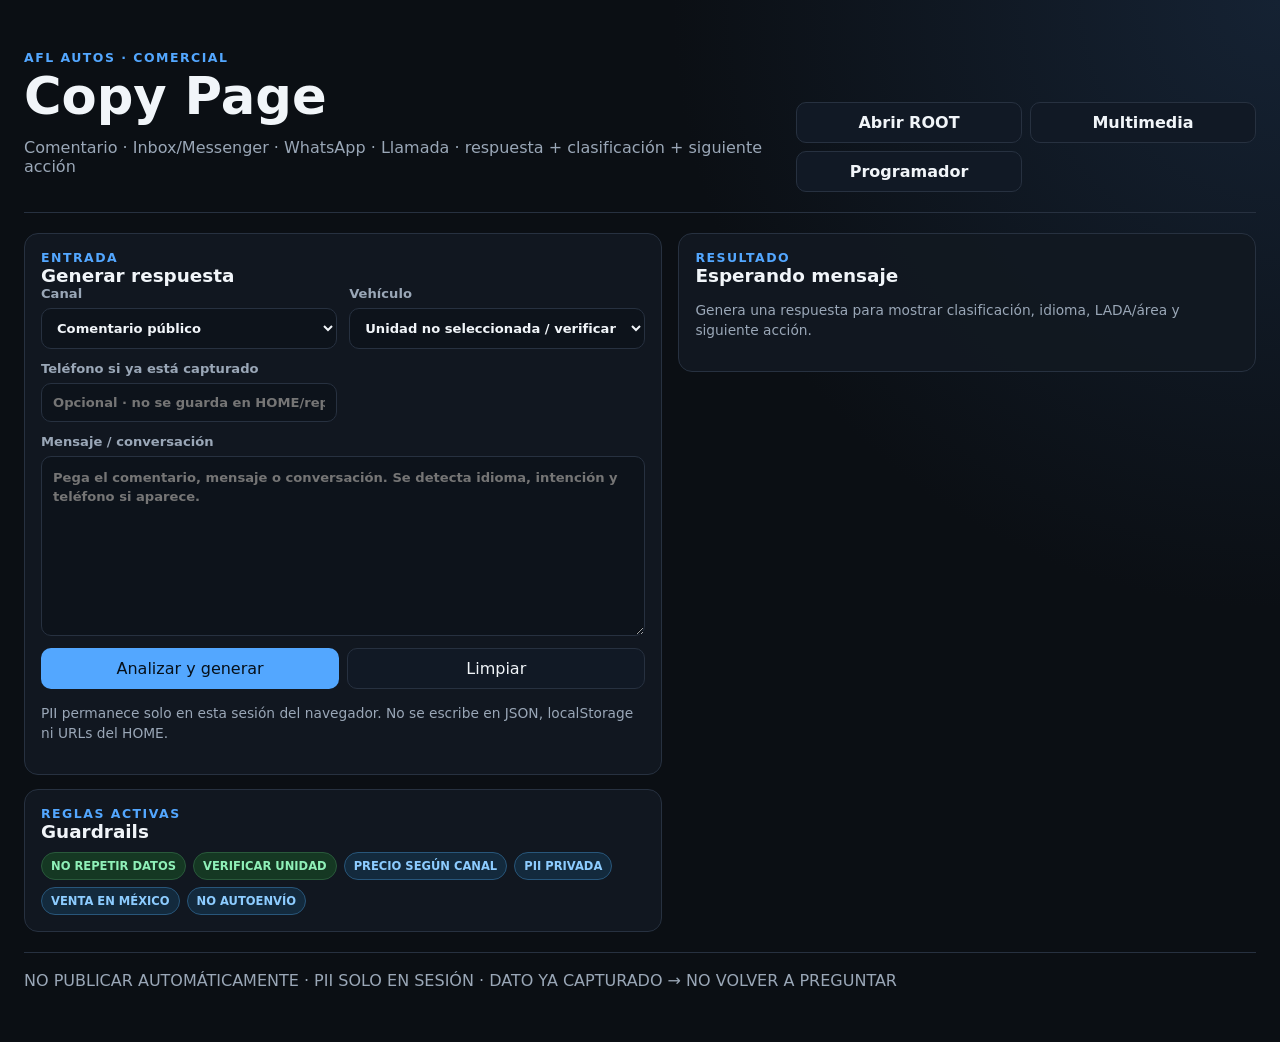
<file: COPY_PAGE.html>
<!doctype html>
<html lang="es">
<head>
<meta charset="utf-8">
<meta name="viewport" content="width=device-width,initial-scale=1">
<meta name="color-scheme" content="dark">
<script>if(new URLSearchParams(location.search).get("embedded")==="1")document.documentElement.classList.add("embedded");</script>
<title>AFL Autos — Copy Page</title>
<link rel="stylesheet" href="app/styles/app.css?v=20260927-respuestas2">
<link rel="stylesheet" href="app/styles/ops.css?v=20260927-respuestas2">
<link rel="stylesheet" href="app/styles/copy-page.css?v=20260927-respuestas2">
</head>
<body>
<main class="shell">
<header class="header">
<div><div class="eyebrow">AFL AUTOS · COMERCIAL</div><h1>Copy Page</h1><p class="subtitle">Comentario · Inbox/Messenger · WhatsApp · Llamada · respuesta + clasificación + siguiente acción</p></div>
<div class="actions copy-header-actions">
<a class="btn" href="index.html" target="_blank" rel="noopener noreferrer">Abrir ROOT</a>
<a class="btn" href="MULTIMEDIA.html" target="_blank" rel="noopener noreferrer">Multimedia</a>
<a class="btn" href="PROGRAMADOR.html" target="_blank" rel="noopener noreferrer">Programador</a>
</div>
</header>
<div id="copyPage"></div>
<footer class="footer">NO PUBLICAR AUTOMÁTICAMENTE · PII SOLO EN SESIÓN · DATO YA CAPTURADO → NO VOLVER A PREGUNTAR</footer>
</main>
<script type="module" src="app/copy-page.js?v=20260927-respuestas2"></script>
</body>
</html>
</file>
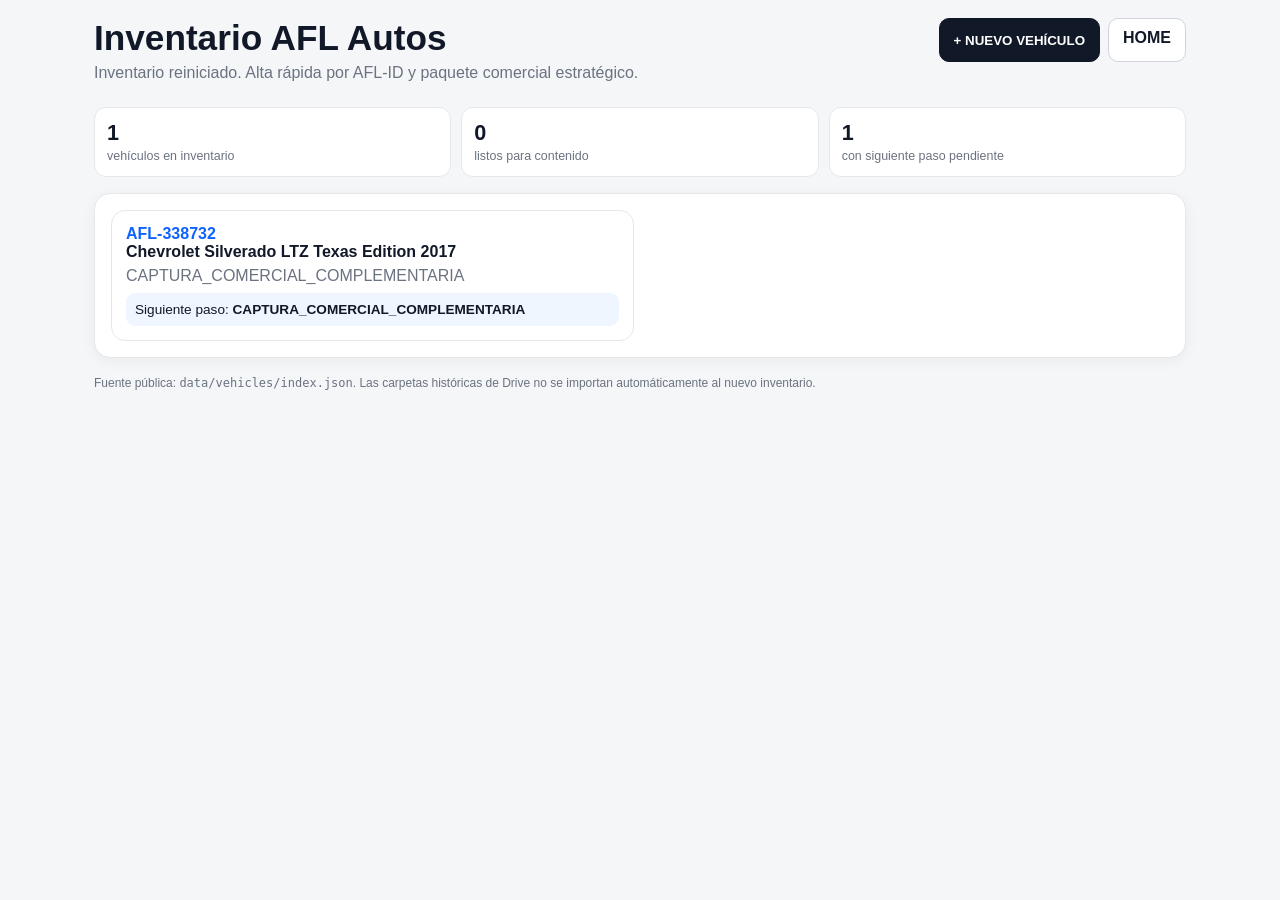
<file: lista.html>
<!DOCTYPE html>
<html lang="es">
<head>
<meta charset="UTF-8">
<meta name="viewport" content="width=device-width,initial-scale=1">
<meta name="color-scheme" content="light">
<title>Inventario AFL Autos</title>
<style>
*{box-sizing:border-box}body{margin:0;font-family:Arial,Helvetica,sans-serif;background:#f4f6f8;color:#111827}
main{width:min(1120px,100%);margin:auto;padding:18px 14px 48px}
header{display:flex;justify-content:space-between;gap:14px;align-items:flex-start;margin-bottom:18px}
h1{margin:0;font-size:clamp(1.6rem,5vw,2.2rem)}p{margin:.4rem 0;color:#6b7280}
.actions,.row{display:flex;gap:8px;flex-wrap:wrap}.btn{border:1px solid #d1d5db;background:#fff;color:#111827;border-radius:10px;min-height:44px;padding:10px 14px;font-weight:800;text-decoration:none;cursor:pointer}
.btn.primary{background:#111827;color:#fff;border-color:#111827}.btn.blue{background:#0f62fe;color:#fff;border-color:#0f62fe}
.panel{background:#fff;border:1px solid #e5e7eb;border-radius:16px;padding:16px;box-shadow:0 3px 14px rgba(0,0,0,.05)}
.status{display:grid;grid-template-columns:repeat(3,1fr);gap:10px;margin-bottom:16px}.stat{background:#fff;border:1px solid #e5e7eb;border-radius:12px;padding:12px}.stat b{display:block;font-size:1.35rem}.stat span{font-size:.78rem;color:#6b7280}
.empty{text-align:center;padding:34px 16px}.empty strong{display:block;font-size:1.25rem;margin-bottom:6px}
.grid{display:grid;grid-template-columns:repeat(2,minmax(0,1fr));gap:12px}.card{background:#fff;border:1px solid #e5e7eb;border-radius:14px;padding:14px}.id{font-weight:900;color:#0f62fe}.next{margin-top:8px;padding:9px;background:#eff6ff;border-radius:9px;font-size:.85rem}
dialog{width:min(720px,calc(100% - 20px));border:0;border-radius:16px;padding:0;box-shadow:0 24px 80px rgba(0,0,0,.28)}dialog::backdrop{background:rgba(17,24,39,.55)}
.modal{padding:18px}.modal h2{margin:0 0 4px}.hint{font-size:.8rem;color:#6b7280;margin-bottom:15px}
.form{display:grid;gap:11px}.field label{display:block;font-size:.78rem;font-weight:800;margin-bottom:5px}.field input,.field textarea{width:100%;border:1px solid #d1d5db;border-radius:10px;padding:11px 12px;font:inherit}.field textarea{min-height:76px;resize:vertical}
.two{display:grid;grid-template-columns:1fr 1fr;gap:10px}.preview{margin-top:12px;background:#f9fafb;border:1px solid #e5e7eb;border-radius:12px;padding:12px}.preview .afl{font-size:1.2rem;font-weight:900}.recommend{margin-top:8px;color:#1d4ed8;font-weight:800}
.safe{margin-top:8px;font-size:.75rem;color:#047857}.danger{font-size:.75rem;color:#b45309}
footer{margin-top:18px;font-size:.75rem;color:#6b7280}
@media(max-width:700px){header{flex-direction:column}.actions{width:100%}.actions .btn{flex:1}.status{grid-template-columns:1fr}.grid{grid-template-columns:1fr}.two{grid-template-columns:1fr}}
</style>
</head>
<body>
<main>
<header>
  <div>
    <h1>Inventario AFL Autos</h1>
    <p>Inventario reiniciado. Alta rápida por AFL-ID y paquete comercial estratégico.</p>
  </div>
  <div class="actions">
    <button class="btn primary" id="newVehicle">+ NUEVO VEHÍCULO</button>
    <a class="btn" href="index.html">HOME</a>
  </div>
</header>

<section class="status">
  <div class="stat"><b id="total">0</b><span>vehículos en inventario</span></div>
  <div class="stat"><b id="ready">0</b><span>listos para contenido</span></div>
  <div class="stat"><b id="pending">0</b><span>con siguiente paso pendiente</span></div>
</section>

<section class="panel">
  <div id="grid" class="grid"></div>
  <div id="empty" class="empty">
    <strong>Inventario vacío</strong>
    <p>Agrega la primera unidad con VIN/etiqueta y material disponible.</p>
    <button class="btn blue" id="emptyNew">CREAR PRIMER VEHÍCULO</button>
  </div>
</section>

<dialog id="vehicleDialog">
  <div class="modal">
    <div class="row" style="justify-content:space-between;align-items:flex-start">
      <div><h2>Nuevo vehículo</h2><div class="hint">Solo lo indispensable. El resto se obtiene del material.</div></div>
      <button class="btn" id="closeDialog">Cerrar</button>
    </div>

    <div class="form">
      <div class="field">
        <label>VIN / etiqueta VIN</label>
        <input id="vin" autocomplete="off" placeholder="Pega VIN de 17 caracteres o enlace privado a la etiqueta">
        <div class="danger">El VIN completo no se agrega al inventario público.</div>
      </div>

      <div class="field">
        <label>Material principal</label>
        <input id="material" placeholder="Pega carpeta o enlace de Drive con fotos/video">
      </div>

      <div class="two">
        <div class="field">
          <label>Fotos complementarias · opcional</label>
          <input id="complement" placeholder="Carpeta o enlaces">
        </div>
        <div class="field">
          <label>Motor / etiqueta motor · opcional</label>
          <input id="engine" placeholder="Foto, archivo o carpeta">
        </div>
      </div>

      <div class="field">
        <label>Atributos conocidos · opcional</label>
        <textarea id="attributes" placeholder="Año, marca, modelo, versión, precio, kilometraje o cualquier dato confirmado"></textarea>
      </div>
    </div>

    <div class="preview">
      <div class="afl" id="aflId">AFL-PENDIENTE</div>
      <div id="vinState" class="hint">Pega VIN o etiqueta para iniciar.</div>
      <div class="recommend">Siguiente paso: <span id="recommended">VERIFICAR_VIN</span></div>
      <div class="safe">Privacidad: VIN y enlaces privados se usan como fuente operativa; no deben publicarse en JSON/Home.</div>
    </div>

    <div class="row" style="margin-top:14px">
      <button class="btn blue" id="copyPrompt">COPIAR ALTA + SIGUIENTE PASO</button>
      <a class="btn" id="openDrive" target="_blank" rel="noopener noreferrer" href="https://drive.google.com/drive/folders/1ym-MGs4DUH5m2ZCRSiscuSK5fsE2AG-c">ABRIR DRIVE</a>
    </div>
  </div>
</dialog>

<footer>Fuente pública: <code>data/vehicles/index.json</code>. Las carpetas históricas de Drive no se importan automáticamente al nuevo inventario.</footer>
</main>

<script>
const DRIVE_ROOT="https://drive.google.com/drive/folders/1ym-MGs4DUH5m2ZCRSiscuSK5fsE2AG-c";
const dialog=document.getElementById("vehicleDialog");
const vin=document.getElementById("vin");
const material=document.getElementById("material");
const complement=document.getElementById("complement");
const engine=document.getElementById("engine");
const attributes=document.getElementById("attributes");
const aflId=document.getElementById("aflId");
const vinState=document.getElementById("vinState");
const recommended=document.getElementById("recommended");
const grid=document.getElementById("grid");
const empty=document.getElementById("empty");
let vehicles=[];

function cleanVin(value){
  const raw=(value||"").trim().toUpperCase().replace(/[^A-Z0-9]/g,"");
  return raw.length===17 ? raw : null;
}
function route(){
  const v=cleanVin(vin.value);
  let id="AFL-PENDIENTE";
  if(v){ id="AFL-"+v.slice(-6); vinState.textContent="VIN con formato válido; AFL-ID calculado localmente."; }
  else if(vin.value.trim()){ vinState.textContent="Fuente recibida. Si es foto/enlace, el VIN debe verificarse al ejecutar el alta."; }
  else vinState.textContent="Pega VIN o etiqueta para iniciar.";

  let next="VERIFICAR_VIN";
  if(vin.value.trim() && !material.value.trim()) next="CARGAR_MATERIAL";
  if(vin.value.trim() && material.value.trim()) next="AUDITAR_MATERIAL_Y_GENERAR_PAQUETE_COMERCIAL";
  aflId.textContent=id;
  recommended.textContent=next;
  return {id,next,vin:v};
}
[vin,material,complement,engine,attributes].forEach(el=>el.addEventListener("input",route));

function buildPrompt(){
  const s=route();
  const vinSource=vin.value.trim()||"PENDIENTE";
  return `NUEVO_VEHICULO_AFL — ALTA_RAPIDA

Opera únicamente este vehículo.

CARPETA RAÍZ:
${DRIVE_ROOT}

FUENTES PRIVADAS:
- VIN / etiqueta VIN: ${vinSource}
- Material principal: ${material.value.trim()||"PENDIENTE"}
- Fotografías complementarias: ${complement.value.trim()||"NO_APORTADAS"}
- Motor / etiqueta motor: ${engine.value.trim()||"NO_APORTADO"}
- Atributos conocidos: ${attributes.value.trim()||"NO_APORTADOS"}

AFL-ID PRECALCULADO: ${s.id}
SIGUIENTE PASO PRECALCULADO: ${s.next}

EJECUCIÓN:
1. Verifica el VIN en fuente privada. No muestres ni publiques el VIN completo.
2. Genera o confirma AFL-XXXXXX con los últimos 6 caracteres alfanuméricos del VIN.
3. Comprueba duplicados antes de crear. Si el AFL-ID ya existe, detén creación duplicada y reporta reconciliación.
4. Si es nuevo, crea AFL-XXXXXX bajo la carpeta raíz con:
   00_CONTENIDO_DISPONIBLE
   10_MARKETPLACE
   20_IMAGENES_COMERCIALES
   30_POST
   40_FEED
   50_HISTORIAS
   60_PORTADAS
   70_REEL
   80_TIKTOK
   90_WHATSAPP_OCULTO
   95_PARA_ENVIAR
5. Conserva originales intactos y separa evidencia privada de material publicable.
6. Analiza fotos, videos, motor, interior, exterior y atributos. No inventes datos.
7. Calcula automáticamente el siguiente paso:
   - falta VIN -> VERIFICAR_VIN
   - falta material -> CARGAR_MATERIAL
   - material insuficiente -> CAPTURA_COMERCIAL_COMPLEMENTARIA con lista exacta de tomas
   - material suficiente -> GENERAR_PAQUETE_COMERCIAL_ESTRATEGICO
8. Para el paquete comercial estratégico genera, cuando haya evidencia suficiente:
   - estrategia y comprador objetivo;
   - argumentos y diferenciadores confirmados;
   - Marketplace;
   - WhatsApp;
   - portada;
   - feed/carrusel;
   - historias;
   - Reel/TikTok 9:16 con hook, guion, secuencia y CTA;
   - respuestas comerciales;
   - checklist de publicación.
9. Antes de producir contenido final, consulta tendencias y mejores prácticas vigentes de los canales aplicables y adapta el paquete al vehículo.
10. Todo queda NO_APROBADO / NO_PUBLICAR hasta aprobación.
11. Agrega al inventario público únicamente datos sanitizados: AFL-ID, vehículo confirmado, estado, miniatura pública, disponibilidad autorizada y siguiente paso. Nunca VIN completo ni URL privada.
12. Responde de forma compacta con:
AFL-ID:
VEHÍCULO:
CARPETA:
MATERIAL:
FALTANTES:
ESTADO:
SIGUIENTE PASO RECOMENDADO:
PAQUETE QUE PUEDE GENERARSE AHORA:
BLOQUEOS:
PUBLICACIÓN: NO_PUBLICAR hasta aprobación.`;
}

async function copyPrompt(){
  const prompt=buildPrompt();
  try{
    await navigator.clipboard.writeText(prompt);
    const b=document.getElementById("copyPrompt");
    const old=b.textContent;b.textContent="COPIADO ✓";setTimeout(()=>b.textContent=old,1600);
  }catch(e){ window.prompt("Copia este prompt:",prompt); }
}

function esc(v){return String(v??"").replace(/[&<>"']/g,c=>({"&":"&amp;","<":"&lt;",">":"&gt;","\"":"&quot;","'":"&#39;"}[c]));}
function render(){
  grid.innerHTML=vehicles.map(v=>`<article class="card"><div class="id">${esc(v.id)}</div><strong>${esc(v.title||"Vehículo")}</strong><p>${esc(v.status||"PENDIENTE")}</p><div class="next">Siguiente paso: <b>${esc(v.nextAction||"DEFINIR")}</b></div></article>`).join("");
  empty.style.display=vehicles.length?"none":"block";
  document.getElementById("total").textContent=vehicles.length;
  document.getElementById("ready").textContent=vehicles.filter(v=>v.status==="LISTO_PARA_CONTENIDO").length;
  document.getElementById("pending").textContent=vehicles.filter(v=>v.status!=="LISTO_PARA_CONTENIDO").length;
}
async function load(){
  try{
    const r=await fetch("data/vehicles/index.json",{cache:"no-store"});
    const data=await r.json();
    vehicles=Array.isArray(data.vehicles)?data.vehicles:[];
  }catch(e){vehicles=[]}
  render();
}
document.getElementById("newVehicle").onclick=()=>dialog.showModal();
document.getElementById("emptyNew").onclick=()=>dialog.showModal();
document.getElementById("closeDialog").onclick=()=>dialog.close();
document.getElementById("copyPrompt").onclick=copyPrompt;
dialog.addEventListener("click",e=>{if(e.target===dialog)dialog.close()});
route();load();
</script>
</body>
</html>
</file>
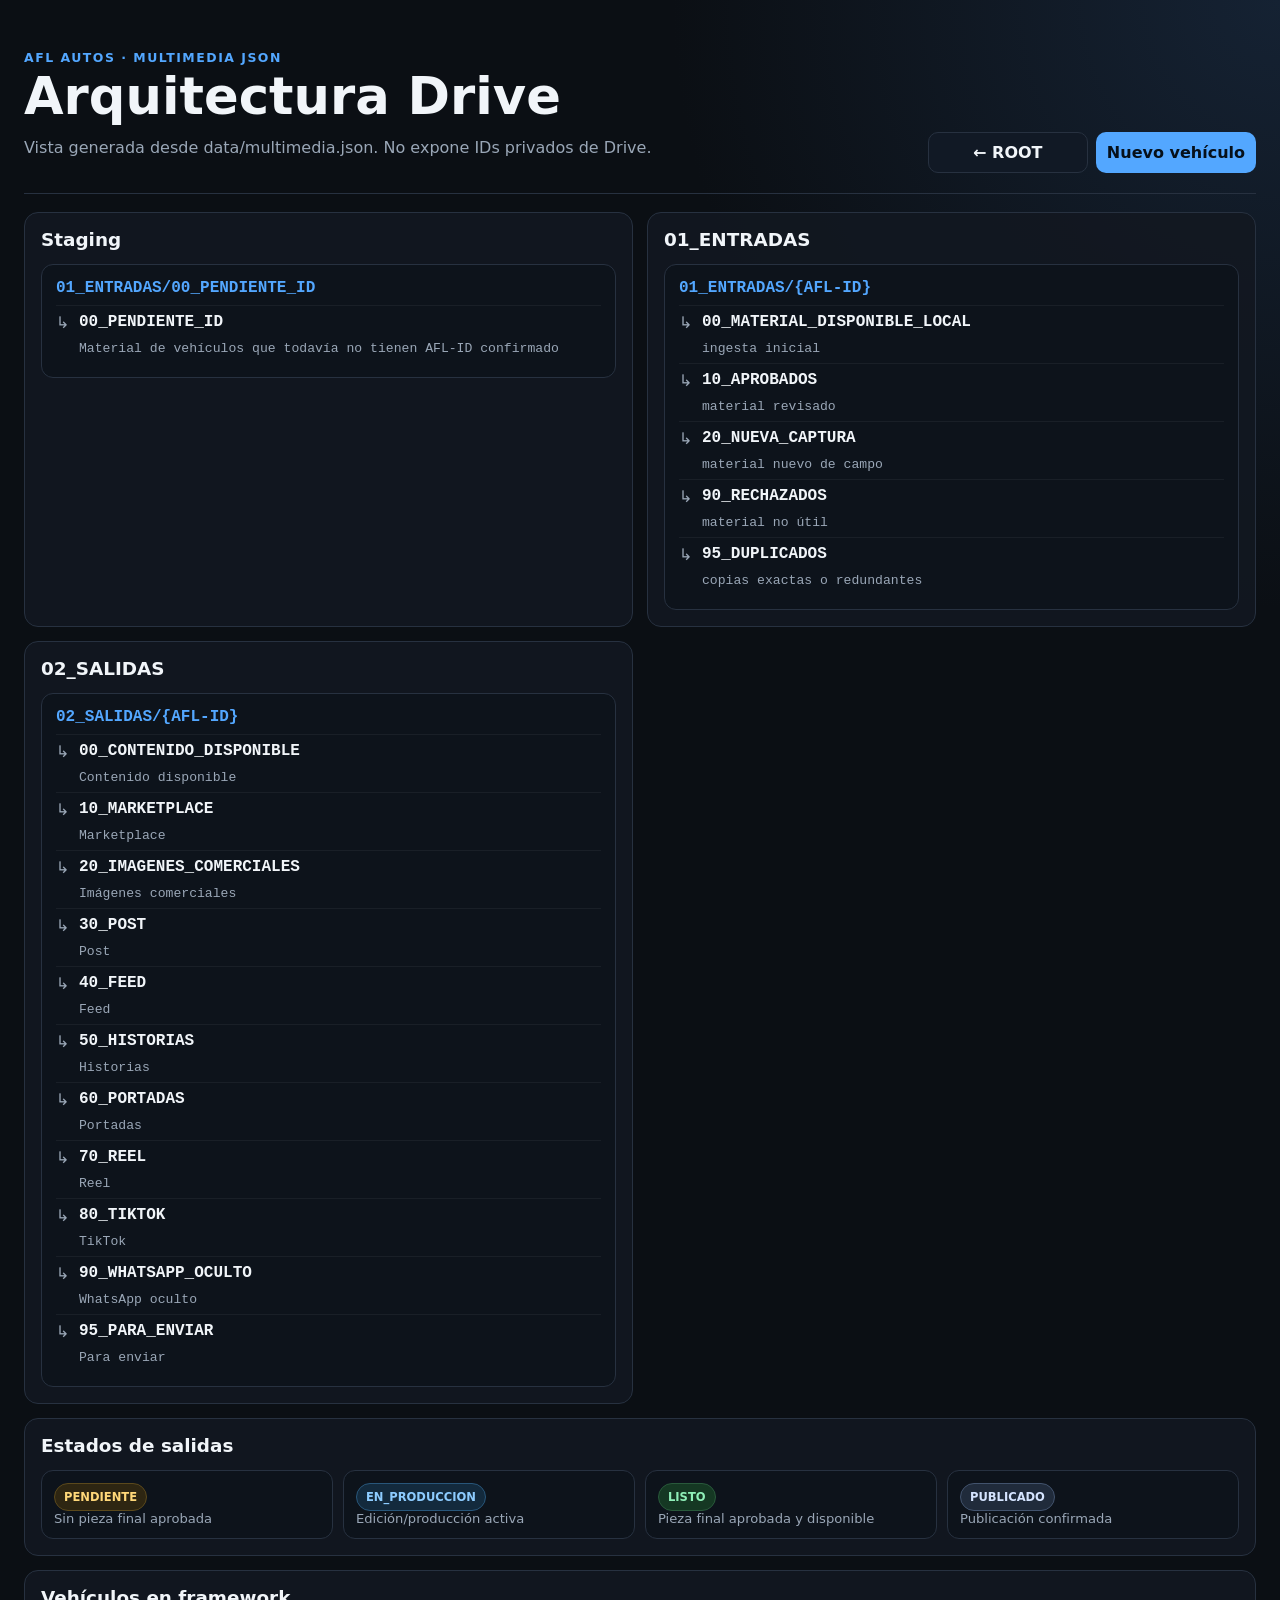
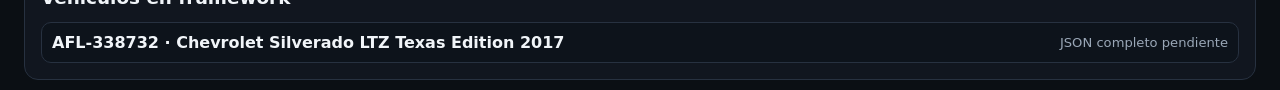
<file: MULTIMEDIA.html>
<!doctype html>
<html lang="es">
<head>
<meta charset="utf-8">
<meta name="viewport" content="width=device-width,initial-scale=1">
<meta name="color-scheme" content="dark">
<title>AFL Autos — Multimedia</title>
<link rel="stylesheet" href="app/styles/app.css?v=20260927-dynamicmenu3">
</head>
<body>
<div id="multimedia-app"></div>
<noscript>Esta interfaz requiere JavaScript para cargar data/multimedia.json.</noscript>
<script type="module" src="app/multimedia.js?v=20260927-dynamicmenu3"></script>
</body>
</html>
</file>
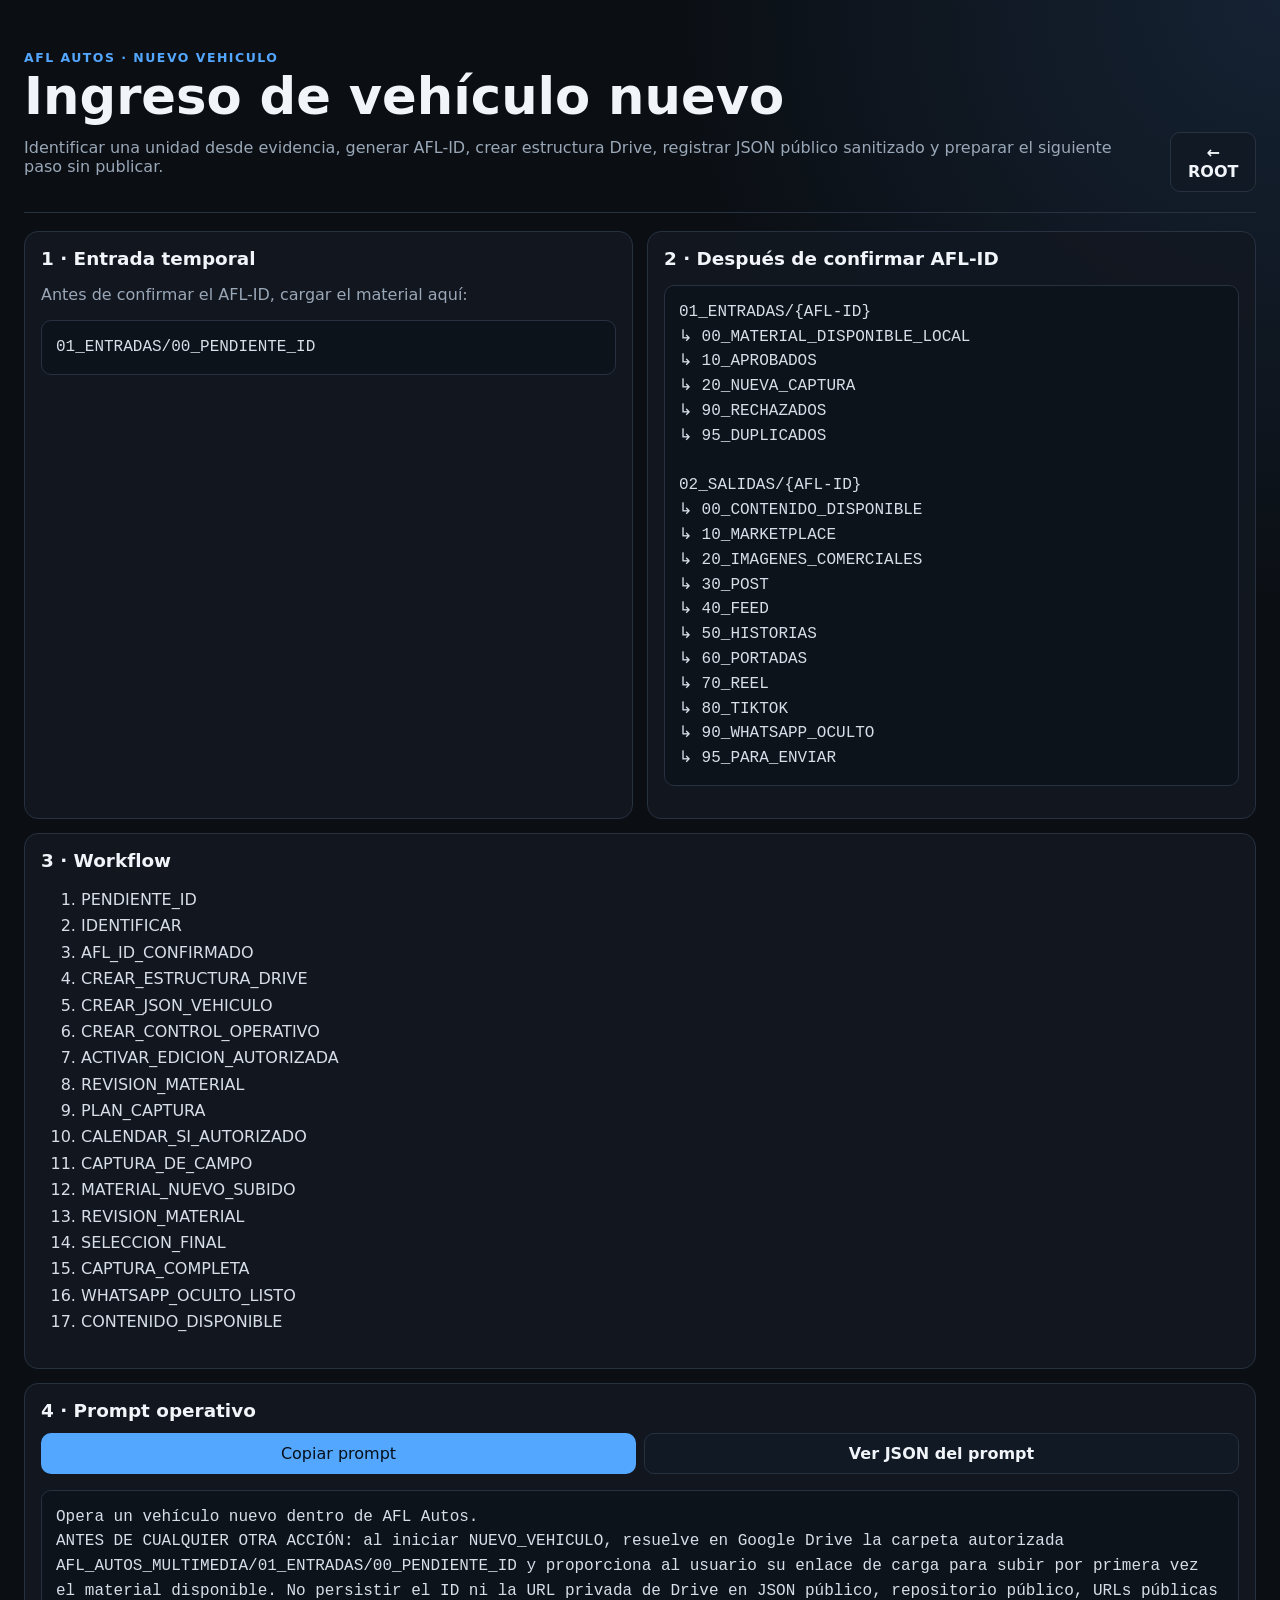
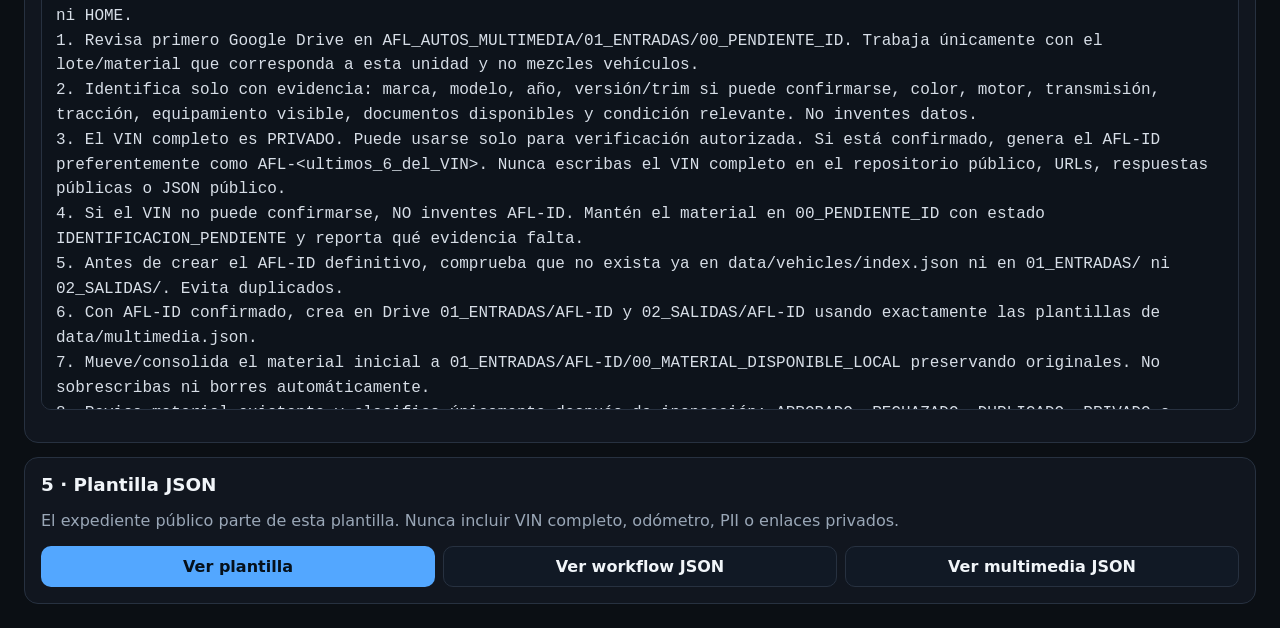
<file: NUEVO_VEHICULO.html>
<!doctype html>
<html lang="es">
<head>
<meta charset="utf-8">
<meta name="viewport" content="width=device-width,initial-scale=1">
<meta name="color-scheme" content="dark">
<title>AFL Autos — Nuevo vehículo</title>
<link rel="stylesheet" href="app/styles/app.css?v=20260927-authorizededit1">
<link rel="stylesheet" href="app/styles/ops.css?v=20260927-authorizededit1">
</head>
<body>
<div id="nuevo-vehiculo-app"></div>
<noscript>Esta interfaz requiere JavaScript para cargar el workflow JSON.</noscript>
<script type="module" src="app/nuevo-vehiculo.js?v=20260927-authorizededit1"></script>
</body>
</html>
</file>
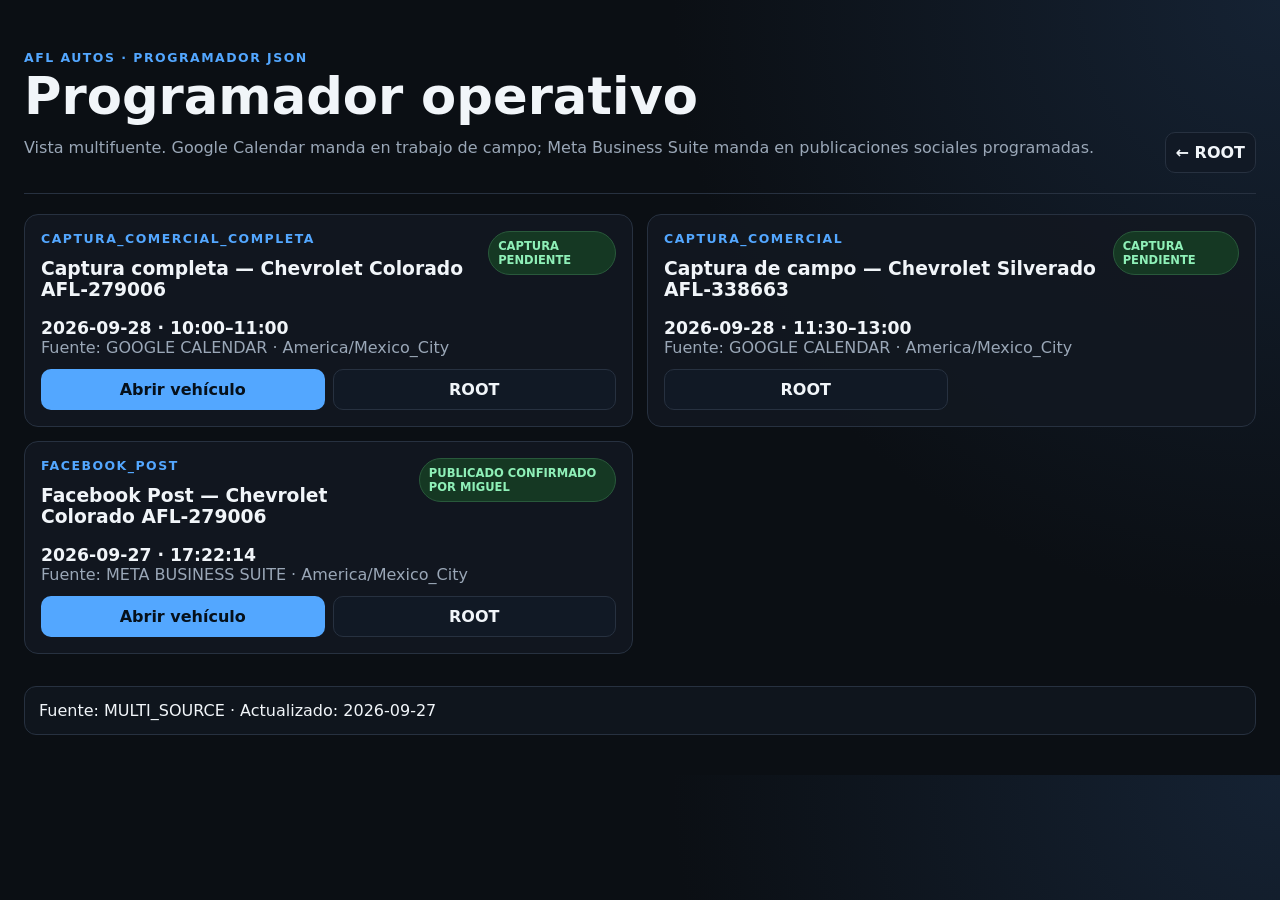
<file: PROGRAMADOR.html>
<!doctype html>
<html lang="es">
<head>
<meta charset="utf-8">
<meta name="viewport" content="width=device-width,initial-scale=1">
<meta name="color-scheme" content="dark">
<title>AFL Autos — Programador</title>
<link rel="stylesheet" href="app/styles/app.css?v=20260927-dynamicmenu3">
</head>
<body>
<div id="programador-app"></div>
<noscript>Esta interfaz requiere JavaScript para cargar data/programador.json.</noscript>
<script type="module" src="app/programador.js?v=20260927-dynamicmenu3"></script>
</body>
</html>
</file>
<file: app/styles/app.css>
:root{--bg:#0b0f14;--panel:#121821;--panel2:#171f2a;--line:#273140;--text:#f1f5f9;--muted:#9aa7b7;--accent:#53a7ff;--ok:#46c789;--warn:#f2b84b}
*{box-sizing:border-box}
html{scroll-behavior:smooth}
body{margin:0;background:radial-gradient(circle at top right,#152233 0,#0b0f14 38rem);color:var(--text);font-family:Inter,system-ui,-apple-system,Segoe UI,Roboto,Arial,sans-serif}
a{color:inherit}
.shell{width:min(1440px,100%);margin:auto;padding:24px}
.header{display:flex;gap:18px;justify-content:space-between;align-items:flex-end;padding:26px 0 20px;border-bottom:1px solid var(--line)}
.eyebrow{font-size:.78rem;letter-spacing:.12em;text-transform:uppercase;color:var(--accent);font-weight:800}
h1{font-size:clamp(1.8rem,4vw,3.2rem);line-height:1;margin:.35rem 0 .55rem}
h2{margin:0;font-size:1.15rem}
h3{margin:12px 0 8px}
.subtitle,.schedule-meta{color:var(--muted)}
.stats{display:grid;grid-template-columns:repeat(3,1fr);gap:10px}
.stat,.console-card,.schedule-card,.panel{background:rgba(18,24,33,.9);border:1px solid var(--line);border-radius:14px}
.stat{padding:12px}
.stat span,.meta-grid span,.metric-grid span,.output-grid span{display:block;color:var(--muted);font-size:.7rem;text-transform:uppercase}
.stat strong{display:block;margin-top:5px}
.root-console{padding:18px 0}
.console-card{padding:16px}
.console-head,.schedule-top,.detail-head{display:flex;gap:14px;justify-content:space-between;align-items:flex-start}
.console-status,.tag{font-size:.72rem;font-weight:900;padding:7px 9px;border-radius:999px;background:#153823;color:#8ff0b8;border:1px solid #29593b}
.root-actions,.actions{display:grid;grid-template-columns:repeat(auto-fit,minmax(150px,1fr));gap:8px;margin-top:12px}
.btn,.root-btn{display:block;text-decoration:none;text-align:center;padding:10px;border-radius:10px;border:1px solid var(--line);background:#111925;font-weight:800}
.btn.primary,.root-btn.primary{background:var(--accent);color:#06101a;border-color:transparent}
.programador{display:grid;grid-template-columns:repeat(2,minmax(0,1fr));gap:14px;padding:8px 0 16px}
.programador.full{grid-template-columns:repeat(2,minmax(0,1fr));padding-top:20px}
.schedule-card{padding:16px}
.schedule-time{font-size:1.08rem;font-weight:900;margin-top:10px}
.actions.compact{grid-template-columns:1fr 1fr}
.toolbar{position:sticky;top:0;z-index:5;display:flex;gap:12px;align-items:center;padding:12px 0;background:rgba(11,15,20,.92);backdrop-filter:blur(10px)}
.search{flex:1}
.search input{width:100%;background:var(--panel);border:1px solid var(--line);color:var(--text);border-radius:12px;padding:12px 14px;font-size:1rem}
.filters{display:flex;gap:8px}
.filter{border:1px solid var(--line);background:var(--panel);color:var(--muted);padding:9px 11px;border-radius:999px;cursor:pointer;font-weight:700}
.filter.active{background:var(--text);color:#0c1118}
.grid{display:grid;grid-template-columns:repeat(3,minmax(0,1fr));gap:20px;padding:12px 0 30px}
.vehicle-card{overflow:hidden;border:1px solid var(--line);background:linear-gradient(180deg,var(--panel2),var(--panel));border-radius:18px}
.thumb-wrap{position:relative;aspect-ratio:16/10;background:#0e141c}
.thumb{width:100%;height:100%;object-fit:cover}
.code-badge,.publish-badge{position:absolute;top:12px;padding:6px 9px;border-radius:999px;font-size:.7rem;font-weight:900;background:rgba(8,12,18,.78);border:1px solid rgba(255,255,255,.15)}
.code-badge{left:12px}
.publish-badge{right:12px;background:rgba(170,38,38,.8)}
.card-body{padding:16px}
.title-row{display:flex;gap:10px;justify-content:space-between}
.state{font-size:.7rem;font-weight:900;background:var(--ok);color:#0d1712;padding:6px 8px;border-radius:8px;align-self:flex-start}
.meta-grid,.metric-grid,.output-grid{display:grid;grid-template-columns:repeat(3,1fr);gap:8px;margin:15px 0}
.meta-grid div,.metric-grid div,.output-grid div{background:#0d131b;border:1px solid var(--line);padding:9px;border-radius:10px}
.detail-panel{padding-top:10px}
.detail-grid{display:grid;grid-template-columns:repeat(2,minmax(0,1fr));gap:14px;margin-top:18px}
.panel{padding:16px}
.panel.wide{grid-column:1/-1}
.kv{display:flex;justify-content:space-between;gap:10px;padding:9px 0;border-bottom:1px solid var(--line)}
.kv span{color:var(--muted)}
.checklist{line-height:1.65;color:#d7dee7}
.codebox{background:#0d131b;border:1px solid var(--line);border-radius:10px;padding:12px;margin-top:10px;line-height:1.7;font-family:ui-monospace,SFMono-Regular,Consolas,monospace}
.notice,.error{margin:16px 0;padding:14px;border:1px solid var(--line);border-radius:12px;background:#0f151d}
.empty{display:none;text-align:center;color:var(--muted);padding:40px}
.footer{border-top:1px solid var(--line);padding:18px 0 28px;color:var(--muted)}
@media(max-width:900px){.grid{grid-template-columns:repeat(2,minmax(0,1fr))}.programador,.programador.full{grid-template-columns:1fr}.detail-grid{grid-template-columns:1fr}.stats{width:100%}.header{align-items:flex-start;flex-direction:column}.root-actions{grid-template-columns:repeat(2,1fr)}}
@media(max-width:620px){.shell{padding:14px}.grid{grid-template-columns:1fr}.toolbar{align-items:stretch;flex-direction:column}.filters{overflow:auto;width:100%}.meta-grid,.metric-grid,.output-grid{grid-template-columns:1fr 1fr}.actions{grid-template-columns:1fr}.title-row,.detail-head{flex-direction:column}}

.prompt-box{white-space:pre-wrap;overflow-wrap:anywhere;background:#0d131b;border:1px solid var(--line);border-radius:10px;padding:14px;line-height:1.55;color:#d7dee7;font-family:ui-monospace,SFMono-Regular,Consolas,monospace;max-height:520px;overflow:auto}
.copy-status{display:block;color:var(--ok);margin-top:10px;font-weight:800}

.print-only{display:none}
button.btn{cursor:pointer;color:inherit;font:inherit}
@media print{
  body{background:#fff;color:#000}
  .shell{width:100%;padding:0}
  .detail-head,.panel:not(.print-checklist),.no-print{display:none!important}
  .print-checklist{display:block!important;border:0;background:#fff;color:#000;padding:0}
  .print-checklist h2,.print-checklist h3,.print-checklist li,.print-checklist p,.print-checklist .subtitle{color:#000}
  .print-only{display:block!important;font-weight:700;margin:0 0 12px}
  .checklist{color:#000}
  .checklist li{margin:8px 0;padding-left:4px}
  .checklist li::marker{content:"☐  "}
  .field-check-label{border:0;background:#fff;color:#000;padding:3px 0}
  .field-check-input{accent-color:#000}
  .field-progress{color:#000}
}

.folder-tree{margin-top:14px;background:#0d131b;border:1px solid var(--line);border-radius:12px;padding:14px;font-family:ui-monospace,SFMono-Regular,Consolas,monospace}
.tree-root{font-weight:900;color:var(--accent);margin-bottom:8px;overflow-wrap:anywhere}
.tree-row{display:grid;grid-template-columns:auto minmax(0,1fr);gap:8px 10px;align-items:start;padding:7px 0;border-top:1px solid rgba(255,255,255,.05)}
.tree-row:first-of-type{border-top:0}.tree-branch{color:var(--muted)}.tree-purpose{display:block;color:var(--muted);font-size:.82rem;grid-column:2}
.status-legend{display:grid;grid-template-columns:repeat(4,minmax(0,1fr));gap:10px;margin-top:14px}
.legend-item{background:#0d131b;border:1px solid var(--line);border-radius:12px;padding:12px}
.status-chip{display:inline-block;padding:6px 9px;border-radius:999px;font-size:.72rem;font-weight:900;border:1px solid var(--line)}
.status-pendiente{background:#2e2612;color:#ffd879;border-color:#5b491c}
.status-en_produccion{background:#132a3d;color:#8dccff;border-color:#28567a}
.status-listo{background:#153823;color:#8ff0b8;border-color:#29593b}
.status-publicado{background:#202b3b;color:#d5e4ff;border-color:#42536d}
.vehicle-links{display:grid;gap:8px;margin-top:14px}
.vehicle-link-row{display:flex;gap:12px;justify-content:space-between;align-items:center;background:#0d131b;border:1px solid var(--line);border-radius:10px;padding:10px}
.deliverables-grid{display:grid;grid-template-columns:repeat(2,minmax(0,1fr));gap:10px;margin-top:14px}
.deliverable-card{background:#0d131b;border:1px solid var(--line);border-radius:12px;padding:12px}
.deliverable-head{display:flex;gap:10px;justify-content:space-between;align-items:flex-start}
.deliverable-folder{display:block;color:var(--muted);font-size:.78rem;margin-top:4px;font-family:ui-monospace,SFMono-Regular,Consolas,monospace}
.deliverable-controls{display:grid;grid-template-columns:minmax(0,1fr) auto;gap:8px;margin-top:10px}
.status-select{width:100%;background:#111925;border:1px solid var(--line);color:var(--text);border-radius:10px;padding:10px}
.field-progress{margin:10px 0;color:var(--accent);font-weight:800}
.field-checklist-list{padding-left:0;list-style:none}
.field-check-item{margin:7px 0}
.field-check-label{display:flex;gap:10px;align-items:flex-start;padding:8px 10px;background:#0d131b;border:1px solid var(--line);border-radius:9px}
.field-check-input{margin-top:3px;transform:scale(1.15)}
.field-local-actions{margin-top:10px;display:flex;gap:8px;flex-wrap:wrap}
@media(max-width:900px){.status-legend,.deliverables-grid{grid-template-columns:1fr 1fr}}
@media(max-width:620px){.status-legend,.deliverables-grid{grid-template-columns:1fr}.vehicle-link-row{align-items:stretch;flex-direction:column}}


.status-oculto{background:#251b38;color:#d9b8ff;border-color:#5d3b80}
.channel-index{scroll-margin-top:90px}
.channel-nav{display:grid;grid-template-columns:repeat(auto-fit,minmax(150px,1fr));gap:8px;margin-top:14px}
.channel-sheet{scroll-margin-top:90px}
.channel-sheet-head{display:flex;gap:14px;justify-content:space-between;align-items:flex-start}
.copy-sheet{margin-top:12px;background:#0d131b;border:1px solid var(--line);border-radius:12px;padding:4px 14px}
.copy-sheet .kv strong{max-width:68%;text-align:right;overflow-wrap:anywhere}
.deliverable-card{scroll-margin-top:90px}
.deliverable-note{color:var(--muted);font-size:.88rem;margin:10px 0 0}
@media(max-width:620px){
  .channel-sheet-head{flex-direction:column}
  .copy-sheet .kv{align-items:flex-start;flex-direction:column}
  .copy-sheet .kv strong{max-width:100%;text-align:left}
}

.channel-shortcuts{display:flex;flex-wrap:wrap;gap:6px;margin:12px 0}
.channel-shortcuts .btn{padding:7px 9px;font-size:.78rem;flex:1 1 auto}


.home-checkpoint{margin:8px 0 2px;padding:8px 10px;border:1px solid var(--line);border-radius:10px;background:#0d131b;color:var(--muted);font-size:.78rem;font-weight:800}
.prompt-menu-panel{scroll-margin-top:90px}
.checkpoint-grid{display:grid;grid-template-columns:repeat(4,minmax(0,1fr));gap:8px;margin-top:14px}
.checkpoint-grid .kv{display:block;background:#0d131b;border:1px solid var(--line);border-radius:10px;padding:10px}
.checkpoint-grid .kv span,.checkpoint-grid .kv strong{display:block}
.checkpoint-grid .kv strong{margin-top:5px;overflow-wrap:anywhere}
.prompt-menu-grid{display:grid;grid-template-columns:repeat(2,minmax(0,1fr));gap:10px;margin-top:14px}
.prompt-menu-card{background:#0d131b;border:1px solid var(--line);border-radius:12px;padding:13px}
.prompt-menu-card .actions{grid-template-columns:1fr}
@media(max-width:900px){.checkpoint-grid{grid-template-columns:1fr 1fr}}
@media(max-width:620px){.checkpoint-grid,.prompt-menu-grid{grid-template-columns:1fr}}

.detail-thumb-wrap{width:180px;min-width:180px;align-self:flex-start}
.detail-thumb{display:block;width:100%;aspect-ratio:16/10;object-fit:cover;border-radius:12px;border:1px solid var(--line);background:#0e141c}
.print-vehicle-thumb{width:190px;max-height:120px;object-fit:cover;border:1px solid #bbb;border-radius:8px;margin:0 0 12px}
@media(max-width:900px){.detail-thumb-wrap{width:150px;min-width:150px}}
@media(max-width:620px){.detail-thumb-wrap{width:100%;min-width:0}.detail-thumb{width:min(100%,420px)}}
@media print{.print-vehicle-thumb{display:block!important}.detail-thumb-wrap{display:none!important}}

.status-programada{background:#30281a;color:#ffe09a;border-color:#6b5630}


.inventory-checklist{margin:8px 0 20px}
.inventory-checklist-head{display:flex;gap:14px;justify-content:space-between;align-items:flex-start}
.inventory-checklist-grid{display:grid;grid-template-columns:repeat(2,minmax(0,1fr));gap:10px;margin-top:14px}
.inventory-checklist-row{display:grid;grid-template-columns:118px minmax(0,1fr);gap:12px;background:#0d131b;border:1px solid var(--line);border-radius:12px;padding:10px}
.inventory-checklist-visual{width:118px}
.inventory-checklist-thumb,.inventory-checklist-placeholder{width:118px;aspect-ratio:16/10;border-radius:9px;border:1px solid var(--line);background:#101823}
.inventory-checklist-thumb{display:block;object-fit:cover}
.inventory-checklist-placeholder{display:grid;place-items:center;color:var(--muted);font-size:.68rem;font-weight:900;text-align:center;padding:8px}
.inventory-checklist-body{min-width:0}
.inventory-checklist-title{display:flex;gap:8px;justify-content:space-between;align-items:flex-start}
.inventory-checklist-title strong{overflow-wrap:anywhere}
.inventory-checklist-meta{display:grid;grid-template-columns:repeat(3,minmax(0,1fr));gap:7px;margin-top:10px}
.inventory-checklist-meta div{background:#111925;border:1px solid var(--line);border-radius:8px;padding:8px}
.inventory-checklist-meta span{display:block;color:var(--muted);font-size:.65rem;text-transform:uppercase}
.inventory-pending-list{display:flex;flex-wrap:wrap;gap:6px;margin-top:9px}
.inventory-pending-item{font-size:.72rem;color:#ffd879;background:#2e2612;border:1px solid #5b491c;padding:5px 7px;border-radius:999px}
.inventory-pending-item.done{color:#8ff0b8;background:#153823;border-color:#29593b}
@media(max-width:900px){.inventory-checklist-grid{grid-template-columns:1fr}}
@media(max-width:620px){.inventory-checklist-head{flex-direction:column}.inventory-checklist-row{grid-template-columns:86px minmax(0,1fr)}.inventory-checklist-visual,.inventory-checklist-thumb,.inventory-checklist-placeholder{width:86px}.inventory-checklist-meta{grid-template-columns:1fr}.inventory-checklist-title{flex-direction:column}}

.home-card-function{margin:12px 0;padding:11px;border:1px solid var(--line);border-radius:12px;background:#0d131b}
.home-card-function-row{display:grid;grid-template-columns:minmax(0,1fr) auto;gap:8px;align-items:center;margin-top:7px}
.home-card-function .copy-status{font-size:.76rem;line-height:1.4}
.lab-home-result{border-color:#31506d;color:#c3d8ea}
@media(max-width:620px){.home-card-function-row{grid-template-columns:1fr}}


.creative-production-panel{scroll-margin-top:90px}
.creative-config-grid{display:grid;grid-template-columns:repeat(3,minmax(0,1fr));gap:10px;margin-top:14px}
.creative-field{display:block;background:#0d131b;border:1px solid var(--line);border-radius:12px;padding:12px;min-width:0}
.creative-field>span{display:block;color:var(--muted);font-size:.72rem;text-transform:uppercase;font-weight:800;margin-bottom:7px}
.creative-field .status-select{display:block;width:100%}
.creative-field input.status-select{font:inherit}
.creative-field .actions{margin-top:0}
@media(max-width:900px){.creative-config-grid{grid-template-columns:1fr 1fr}}
@media(max-width:620px){.creative-config-grid{grid-template-columns:1fr}}
</file>
<file: app/styles/ops.css>
.home-tabs{margin-top:14px}
.home-tabs-nav{display:flex;gap:8px;flex-wrap:wrap;margin-bottom:12px}
.home-tabs-nav .btn{min-width:160px}
.home-tab-panel{border-top:1px solid var(--line);padding-top:12px}
.home-tab-panel[hidden]{display:none!important}
.quick-response-grid{display:grid;grid-template-columns:repeat(3,minmax(0,1fr));gap:10px}
.quick-response-card{background:#0d131b;border:1px solid var(--line);border-radius:12px;padding:12px}
.quick-response-card .btn{margin-top:10px;width:100%}
.authorized-edit-panel{scroll-margin-top:90px}
.authorized-edit-grid{display:grid;grid-template-columns:1fr 1fr;gap:12px;margin-top:14px}
.form-field{display:grid;gap:7px;color:var(--muted);font-weight:800;font-size:.84rem}
.form-field input,.form-field textarea{width:100%;background:#0d131b;border:1px solid var(--line);color:var(--text);border-radius:10px;padding:11px;font:inherit;resize:vertical}
.quick-field-buttons{display:flex;flex-wrap:wrap;gap:7px;margin-top:8px}
.quick-field-buttons .btn{padding:8px 10px;font-size:.8rem}
@media(max-width:900px){.quick-response-grid{grid-template-columns:1fr 1fr}}
@media(max-width:620px){.quick-response-grid,.authorized-edit-grid{grid-template-columns:1fr}.home-tabs-nav .btn{min-width:0;flex:1}}

.response-generator-frame{width:100%;height:900px;border:1px solid var(--line);border-radius:14px;background:#0b1017;margin-top:12px}
.form-field select{width:100%;background:#0d131b;border:1px solid var(--line);color:var(--text);border-radius:10px;padding:11px;font:inherit}
@media(max-width:620px){.response-generator-frame{height:78vh;min-height:720px}}


.lab-flow{display:flex;align-items:center;gap:8px;flex-wrap:wrap;margin:14px 0}
.lab-flow-step{border:1px solid var(--line);border-radius:999px;padding:8px 11px;background:#0d131b;font-weight:800;font-size:.82rem}
.lab-flow-arrow{color:var(--muted);font-weight:900}
.lab-relation-grid{display:grid;grid-template-columns:repeat(3,minmax(0,1fr));gap:10px;margin-top:12px}
.lab-relation-card{background:#0d131b;border:1px solid var(--line);border-radius:12px;padding:14px}
.lab-relation-card h3{margin:4px 0 8px}
.lab-rules{margin-top:12px;border-top:1px solid var(--line);padding-top:12px}
@media(max-width:900px){.lab-relation-grid{grid-template-columns:1fr}}


/* AFL LAB HOME UX 2026-10-02 */
.home-tabs-nav{position:sticky;top:0;z-index:6;padding:10px 0;background:rgba(18,24,33,.96);backdrop-filter:blur(10px)}
.home-tabs-nav .btn{border-radius:999px}
.lab-launch-summary{background:#0d131b;border:1px solid var(--line);border-radius:12px;padding:12px;min-height:96px}
.lab-launch-summary p{margin:6px 0 0}
@media(max-width:620px){
  .home-tabs-nav{flex-wrap:nowrap;overflow-x:auto;scrollbar-width:thin;padding-bottom:12px}
  .home-tabs-nav .btn{flex:0 0 auto;min-width:max-content}
}
</file>
<file: app/styles/copy-page.css>
.copy-layout{display:grid;grid-template-columns:minmax(0,1.05fr) minmax(0,.95fr);gap:16px;padding:20px 0}
.copy-form,.copy-results{display:grid;gap:14px;align-content:start}
.copy-panel{background:rgba(18,24,33,.92);border:1px solid var(--line);border-radius:14px;padding:16px}
.copy-form-grid{display:grid;grid-template-columns:1fr 1fr;gap:12px}
.copy-field{display:grid;gap:7px;color:var(--muted);font-size:.82rem;font-weight:800}
.copy-field.full{grid-column:1/-1}
.copy-field input,.copy-field select,.copy-field textarea{width:100%;background:#0d131b;border:1px solid var(--line);color:var(--text);border-radius:10px;padding:11px;font:inherit}
.copy-field textarea{min-height:180px;resize:vertical;line-height:1.5}
.copy-result-grid{display:grid;grid-template-columns:repeat(2,minmax(0,1fr));gap:8px}
.copy-result-grid>div{background:#0d131b;border:1px solid var(--line);border-radius:10px;padding:10px}
.copy-result-grid span{display:block;color:var(--muted);font-size:.7rem;text-transform:uppercase}
.copy-result-grid strong{display:block;margin-top:5px;overflow-wrap:anywhere}
.copy-response{white-space:pre-wrap;line-height:1.6;background:#0d131b;border:1px solid var(--line);border-radius:12px;padding:14px;min-height:90px}
.copy-action{border:1px solid var(--accent);background:#10243a}
.copy-action h3{margin-top:0}
.copy-badges{display:flex;flex-wrap:wrap;gap:7px;margin-top:10px}
.copy-badge{display:inline-block;padding:6px 9px;border:1px solid var(--line);border-radius:999px;font-size:.72rem;font-weight:900;background:#0d131b}
.copy-badge.ok{color:#8ff0b8;border-color:#29593b;background:#153823}
.copy-badge.warn{color:#ffd879;border-color:#5b491c;background:#2e2612}
.copy-badge.info{color:#8dccff;border-color:#28567a;background:#132a3d}
.copy-options{display:grid;grid-template-columns:repeat(2,minmax(0,1fr));gap:8px}
.copy-note{color:var(--muted);font-size:.86rem;line-height:1.5}
.copy-header-actions{min-width:min(460px,100%)}
.copy-status-line{font-family:ui-monospace,SFMono-Regular,Consolas,monospace;color:var(--muted);font-size:.78rem;overflow-wrap:anywhere}
@media(max-width:960px){.copy-layout{grid-template-columns:1fr}.copy-header-actions{min-width:0;width:100%}}
@media(max-width:620px){.copy-form-grid,.copy-result-grid,.copy-options{grid-template-columns:1fr}}
html.embedded body{background:transparent}
html.embedded .shell{max-width:none;padding:10px}
html.embedded .header,html.embedded .footer{display:none}
html.embedded .copy-layout{margin-top:0}
</file>
